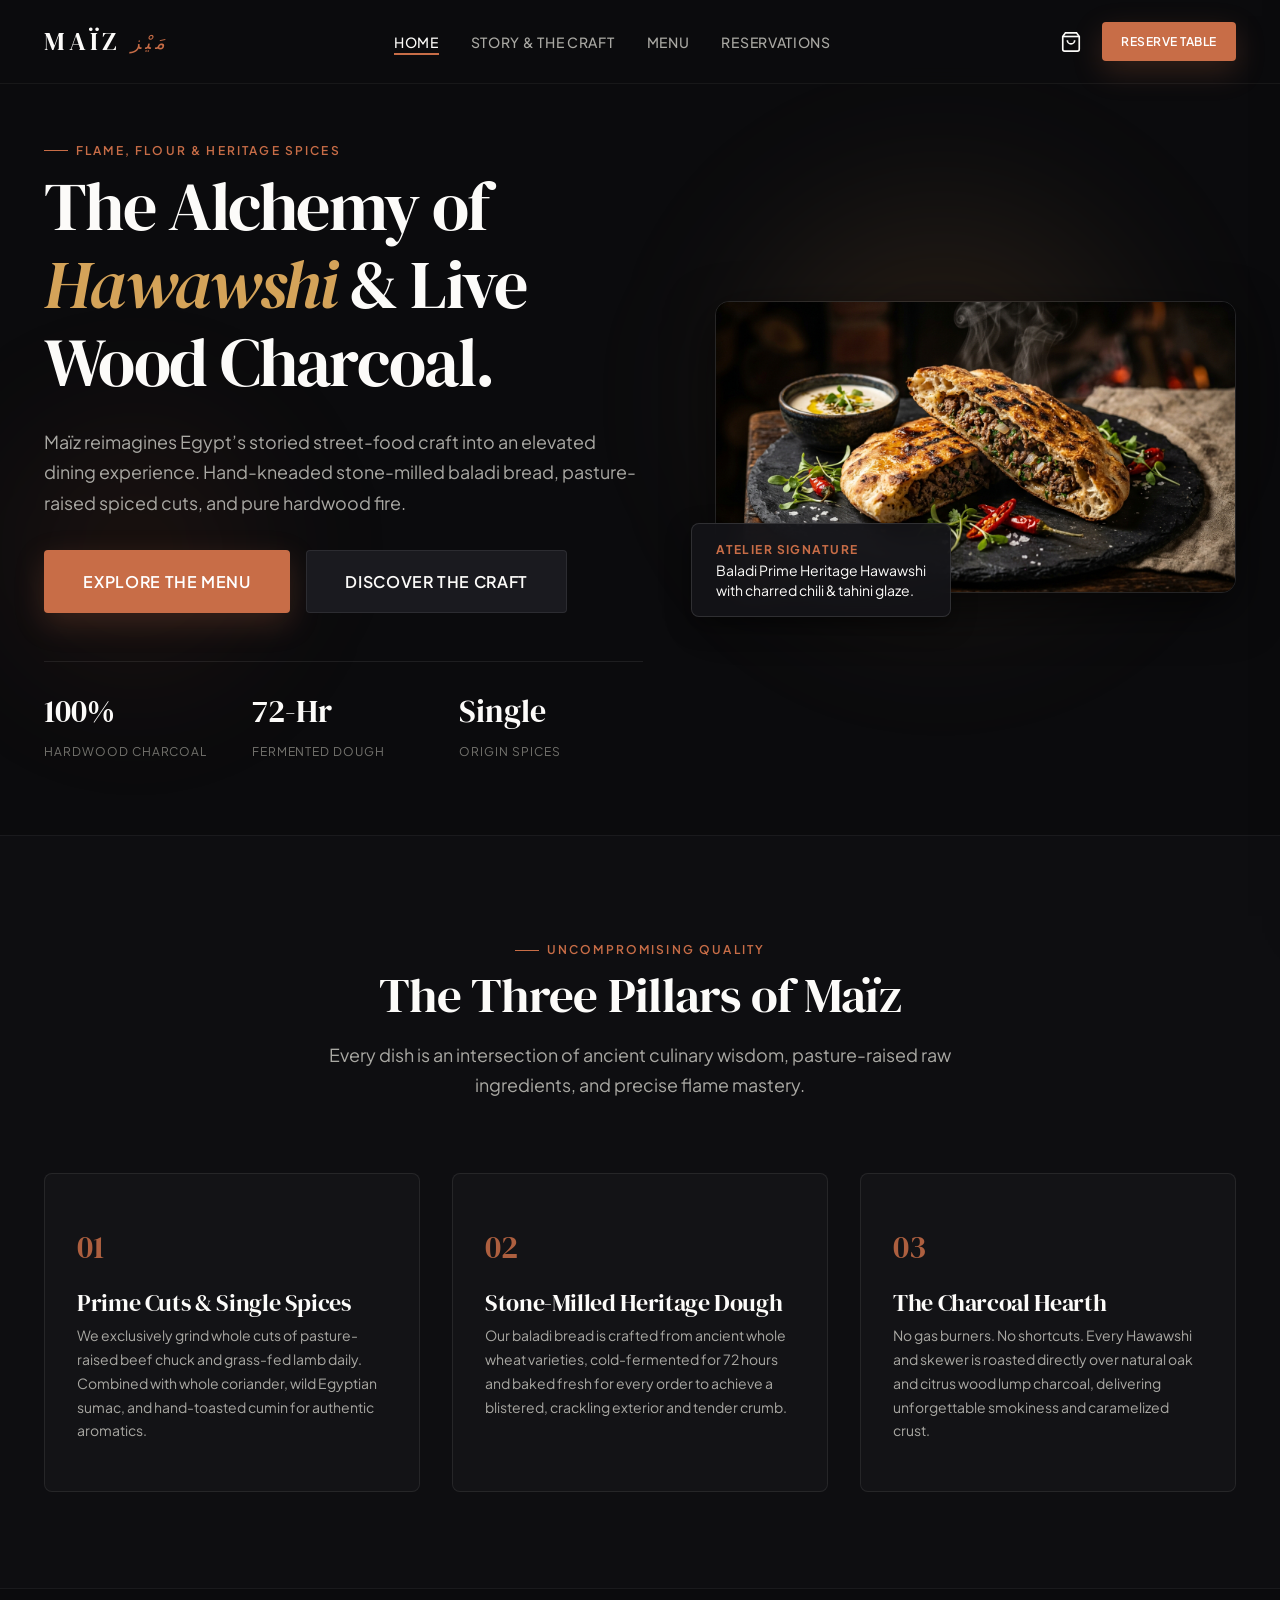
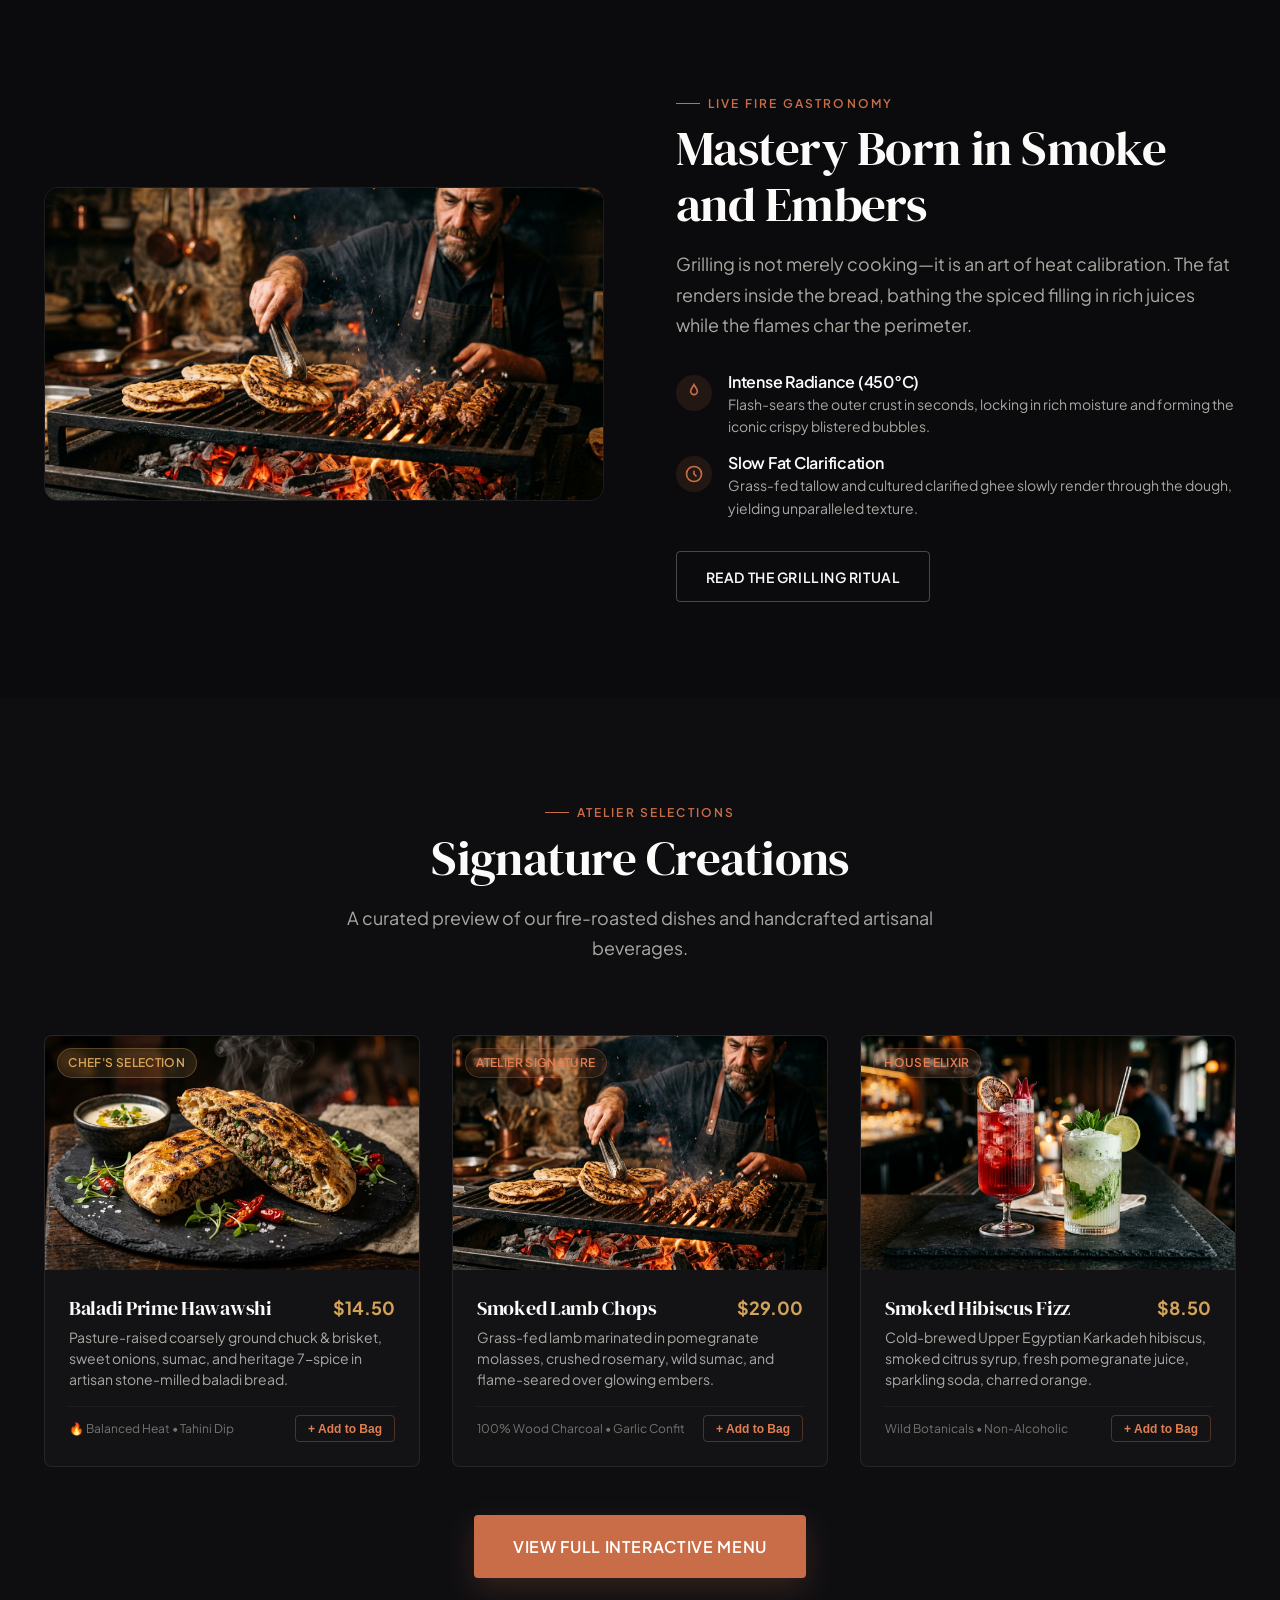
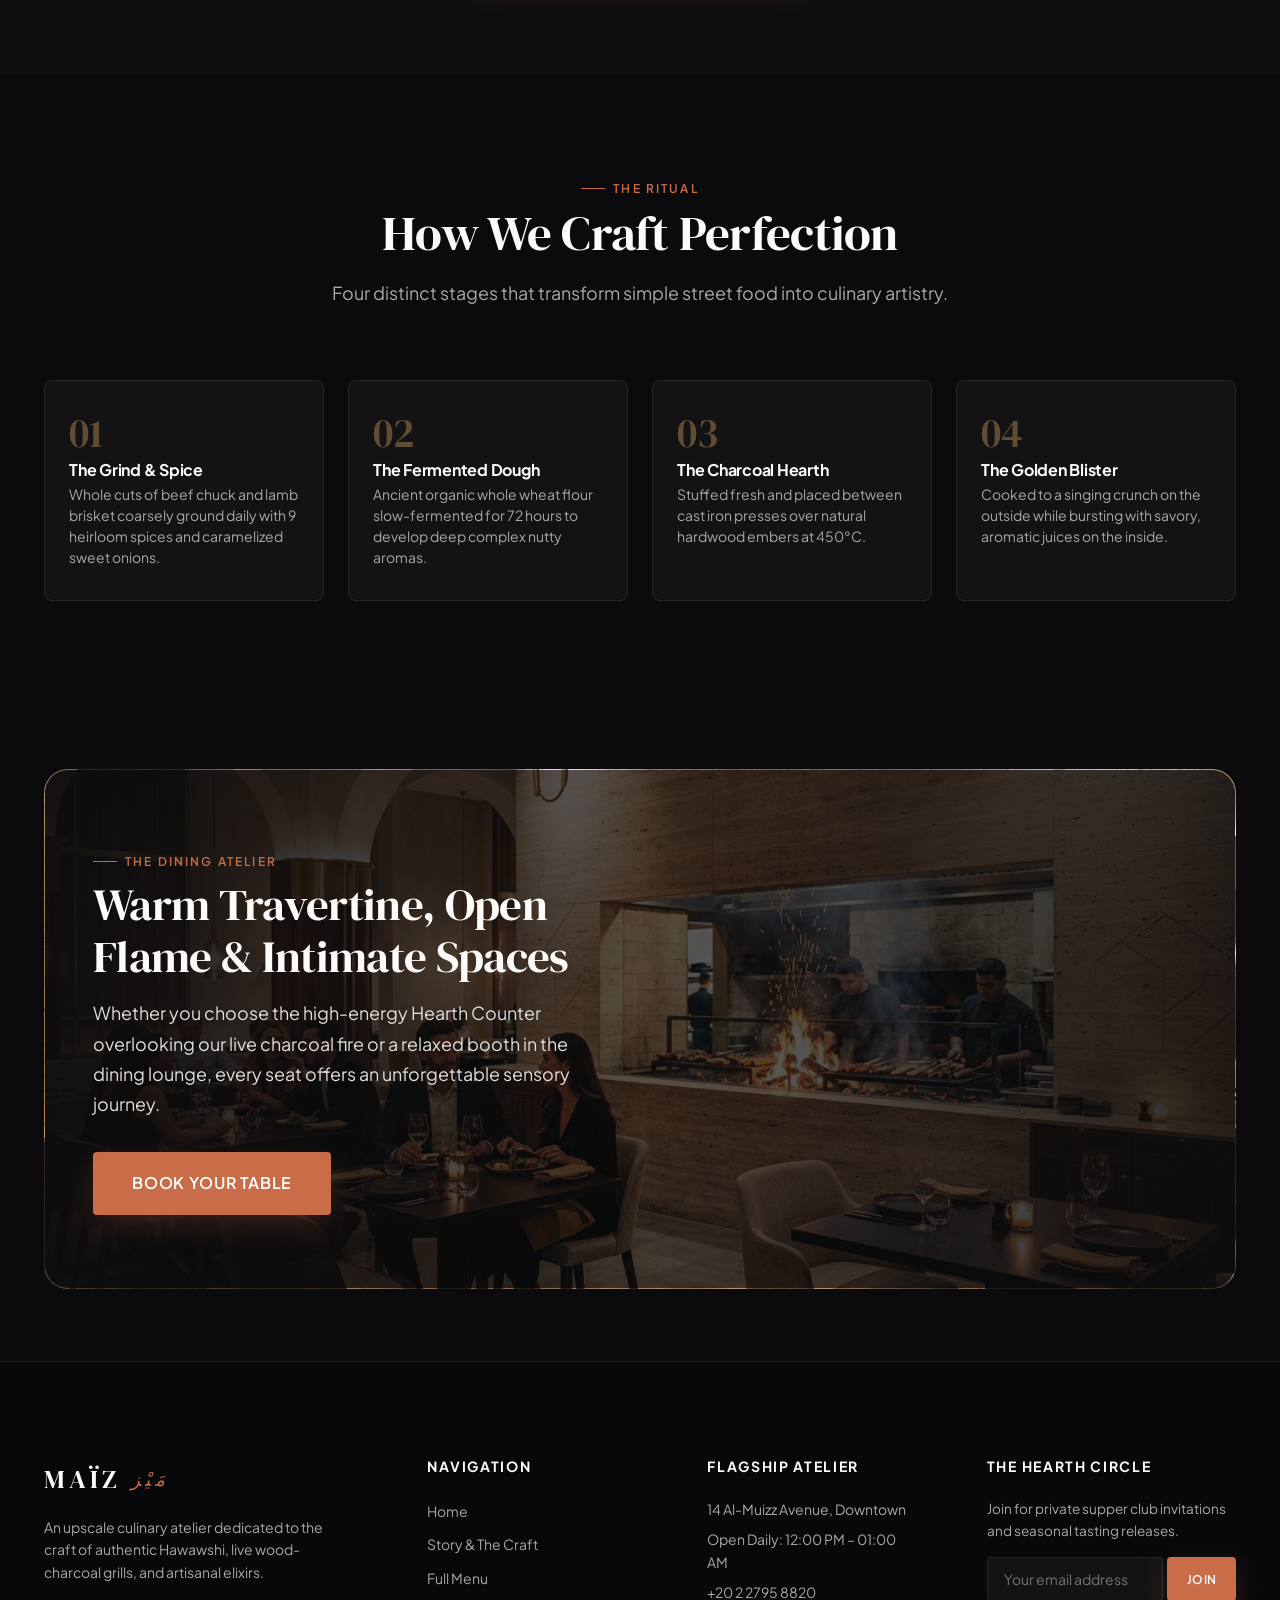
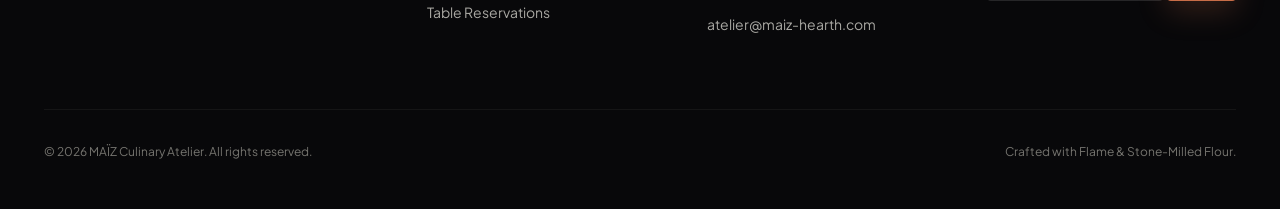
<file: index.html>
<!DOCTYPE html>
<html lang="en">
<head>
  <meta charset="UTF-8">
  <meta name="viewport" content="width=device-width, initial-scale=1.0">
  <title>MAÏZ | The Art of Hawawshi & Live Charcoal Hearth</title>
  <meta name="description" content="Maïz is an upscale culinary atelier elevating authentic Egyptian Hawawshi, wood-charcoal grills, and artisanal elixirs through prime ingredients and master flamecraft.">
  <meta name="keywords" content="Maiz restaurant, upscale hawawshi, gourmet street food, charcoal grill, Egyptian culinary craft, baladi bread, artisanal beverages">
  <meta property="og:title" content="MAÏZ | Upscale Hawawshi & Charcoal Hearth">
  <meta property="og:description" content="Authentic heritage recipes, stone-ground baladi flatbread, and prime spiced meats flame-baked over hardwood charcoal.">
  <meta property="og:image" content="assets/images/hero_hawawshi.jpg">

  <!-- Stylesheets -->
  <link rel="stylesheet" href="css/design-tokens.css">
  <link rel="stylesheet" href="css/styles.css">
</head>
<body>

  <!-- Site Navigation -->
  <header class="site-header" id="siteHeader">
    <div class="container nav-inner">
      <a href="index.html" class="brand-logo" aria-label="Maiz Home">
        <span>MAÏZ</span>
        <span class="logo-arabic">مَيْز</span>
      </a>

      <nav>
        <ul class="nav-links" id="navLinks">
          <li><a href="index.html" class="nav-link active">Home</a></li>
          <li><a href="story.html" class="nav-link">Story & The Craft</a></li>
          <li><a href="menu.html" class="nav-link">Menu</a></li>
          <li><a href="reserve.html" class="nav-link">Reservations</a></li>
        </ul>
      </nav>

      <div class="nav-actions">
        <button class="cart-toggle-btn" id="openBagBtn" aria-label="View Pick-up Bag">
          <svg width="22" height="22" viewBox="0 0 24 24" fill="none" stroke="currentColor" stroke-width="1.8">
            <path d="M6 2L3 6v14a2 2 0 002 2h14a2 2 0 002-2V6l-3-4z"/>
            <line x1="3" y1="6" x2="21" y2="6"/>
            <path d="M16 10a4 4 0 01-8 0"/>
          </svg>
          <span class="cart-count-badge" style="display:none;">0</span>
        </button>

        <a href="reserve.html" class="btn btn-primary btn-sm">Reserve Table</a>

        <button class="mobile-menu-toggle" aria-label="Toggle Navigation Menu">
          <svg width="24" height="24" viewBox="0 0 24 24" fill="none" stroke="currentColor" stroke-width="2">
            <path d="M4 8h16M4 16h16"/>
          </svg>
        </button>
      </div>
    </div>
  </header>

  <!-- Hero Section -->
  <main>
    <section class="hero-section">
      <div class="hero-ambient-glow"></div>
      <div class="hero-ambient-glow-2"></div>
      
      <div class="container hero-grid">
        <div class="hero-content">
          <span class="eyebrow">
            <span class="eyebrow-line"></span>
            Flame, Flour & Heritage Spices
          </span>
          <h1 class="hero-title">
            The Alchemy of <em>Hawawshi</em> & Live Wood Charcoal.
          </h1>
          <p class="lead">
            Maïz reimagines Egypt’s storied street-food craft into an elevated dining experience. Hand-kneaded stone-milled baladi bread, pasture-raised spiced cuts, and pure hardwood fire.
          </p>

          <div class="hero-cta-group">
            <a href="menu.html" class="btn btn-primary btn-lg">Explore The Menu</a>
            <a href="story.html" class="btn btn-secondary btn-lg">Discover The Craft</a>
          </div>

          <div class="hero-stats">
            <div class="hero-stat-item">
              <span class="stat-value">100%</span>
              <span class="stat-label">Hardwood Charcoal</span>
            </div>
            <div class="hero-stat-item">
              <span class="stat-value">72-Hr</span>
              <span class="stat-label">Fermented Dough</span>
            </div>
            <div class="hero-stat-item">
              <span class="stat-value">Single</span>
              <span class="stat-label">Origin Spices</span>
            </div>
          </div>
        </div>

        <div class="hero-media-wrapper">
          <div class="hero-image-frame">
            <img src="assets/images/hero_hawawshi.jpg" alt="Artisanal Baladi Hawawshi cut in half with steaming spiced beef and blistered crust on dark slate plate">
          </div>

          <div class="hero-floating-card">
            <div class="card-title">Atelier Signature</div>
            <p class="card-desc">Baladi Prime Heritage Hawawshi with charred chili & tahini glaze.</p>
          </div>
        </div>
      </div>
    </section>

    <!-- The 3 Pillars Section -->
    <section class="section" style="background: #0e0e11; border-top: 1px solid rgba(255,255,255,0.05); border-bottom: 1px solid rgba(255,255,255,0.05);">
      <div class="container">
        <div class="section-header text-center">
          <span class="eyebrow"><span class="eyebrow-line"></span> Uncompromising Quality</span>
          <h2>The Three Pillars of Maïz</h2>
          <p class="lead">Every dish is an intersection of ancient culinary wisdom, pasture-raised raw ingredients, and precise flame mastery.</p>
        </div>

        <div class="pillars-grid">
          <div class="pillar-card">
            <span class="pillar-num">01</span>
            <h3 class="pillar-title">Prime Cuts & Single Spices</h3>
            <p class="pillar-text">
              We exclusively grind whole cuts of pasture-raised beef chuck and grass-fed lamb daily. Combined with whole coriander, wild Egyptian sumac, and hand-toasted cumin for authentic aromatics.
            </p>
          </div>

          <div class="pillar-card">
            <span class="pillar-num">02</span>
            <h3 class="pillar-title">Stone-Milled Heritage Dough</h3>
            <p class="pillar-text">
              Our baladi bread is crafted from ancient whole wheat varieties, cold-fermented for 72 hours and baked fresh for every order to achieve a blistered, crackling exterior and tender crumb.
            </p>
          </div>

          <div class="pillar-card">
            <span class="pillar-num">03</span>
            <h3 class="pillar-title">The Charcoal Hearth</h3>
            <p class="pillar-text">
              No gas burners. No shortcuts. Every Hawawshi and skewer is roasted directly over natural oak and citrus wood lump charcoal, delivering unforgettable smokiness and caramelized crust.
            </p>
          </div>
        </div>
      </div>
    </section>

    <!-- Feature Showcase 1: The Hearth & Fire Craft -->
    <section class="section">
      <div class="container">
        <div class="feature-split">
          <div class="feature-image-container">
            <img src="assets/images/grill_fire.jpg" alt="Master chef tending to sizzling Hawawshi and skewers on iron charcoal hearth grate">
          </div>

          <div>
            <span class="eyebrow"><span class="eyebrow-line"></span> Live Fire Gastronomy</span>
            <h2>Mastery Born in Smoke and Embers</h2>
            <p class="lead">
              Grilling is not merely cooking—it is an art of heat calibration. The fat renders inside the bread, bathing the spiced filling in rich juices while the flames char the perimeter.
            </p>

            <ul class="feature-details-list">
              <li class="feature-detail-item">
                <div class="detail-icon">
                  <svg width="20" height="20" viewBox="0 0 24 24" fill="none" stroke="currentColor" stroke-width="2">
                    <path d="M12 2c1.5 3 4 5 4 8a4 4 0 11-8 0c0-3 2.5-5 4-8z"/>
                  </svg>
                </div>
                <div class="detail-content">
                  <h4>Intense Radiance (450°C)</h4>
                  <p>Flash-sears the outer crust in seconds, locking in rich moisture and forming the iconic crispy blistered bubbles.</p>
                </div>
              </li>

              <li class="feature-detail-item">
                <div class="detail-icon">
                  <svg width="20" height="20" viewBox="0 0 24 24" fill="none" stroke="currentColor" stroke-width="2">
                    <path d="M12 8v4l3 3m6-3a9 9 0 11-18 0 9 9 0 0118 0z"/>
                  </svg>
                </div>
                <div class="detail-content">
                  <h4>Slow Fat Clarification</h4>
                  <p>Grass-fed tallow and cultured clarified ghee slowly render through the dough, yielding unparalleled texture.</p>
                </div>
              </li>
            </ul>

            <div style="margin-top: 2rem;">
              <a href="story.html" class="btn btn-outline">Read The Grilling Ritual</a>
            </div>
          </div>
        </div>
      </div>
    </section>

    <!-- Featured Menu Preview -->
    <section class="section" style="background: #0e0e11;">
      <div class="container">
        <div class="section-header text-center">
          <span class="eyebrow"><span class="eyebrow-line"></span> Atelier Selections</span>
          <h2>Signature Creations</h2>
          <p class="lead">A curated preview of our fire-roasted dishes and handcrafted artisanal beverages.</p>
        </div>

        <div class="dishes-showcase-grid">
          <!-- Dish 1 -->
          <div class="dish-card">
            <div class="dish-image-wrapper">
              <span class="dish-tag-badge badge badge-gold">Chef's Selection</span>
              <img src="assets/images/hero_hawawshi.jpg" alt="Baladi Prime Heritage Hawawshi">
            </div>
            <div class="dish-card-body">
              <div class="dish-card-header">
                <h4 class="dish-card-title">Baladi Prime Hawawshi</h4>
                <span class="dish-price">$14.50</span>
              </div>
              <p class="dish-card-desc">Pasture-raised coarsely ground chuck & brisket, sweet onions, sumac, and heritage 7-spice in artisan stone-milled baladi bread.</p>
              <div class="dish-card-footer">
                <span class="dish-notes">🔥 Balanced Heat • Tahini Dip</span>
                <button class="btn-add-quick" onclick="MaizBag.addItem('haw-classic', 1)">+ Add to Bag</button>
              </div>
            </div>
          </div>

          <!-- Dish 2 -->
          <div class="dish-card">
            <div class="dish-image-wrapper">
              <span class="dish-tag-badge badge badge-ember">Atelier Signature</span>
              <img src="assets/images/grill_fire.jpg" alt="Charcoal Smoked Lamb Chops">
            </div>
            <div class="dish-card-body">
              <div class="dish-card-header">
                <h4 class="dish-card-title">Smoked Lamb Chops</h4>
                <span class="dish-price">$29.00</span>
              </div>
              <p class="dish-card-desc">Grass-fed lamb marinated in pomegranate molasses, crushed rosemary, wild sumac, and flame-seared over glowing embers.</p>
              <div class="dish-card-footer">
                <span class="dish-notes">100% Wood Charcoal • Garlic Confit</span>
                <button class="btn-add-quick" onclick="MaizBag.addItem('grill-chops', 1)">+ Add to Bag</button>
              </div>
            </div>
          </div>

          <!-- Dish 3 -->
          <div class="dish-card">
            <div class="dish-image-wrapper">
              <span class="dish-tag-badge badge badge-ember">House Elixir</span>
              <img src="assets/images/craft_beverage.jpg" alt="Smoked Hibiscus & Pomegranate Fizz">
            </div>
            <div class="dish-card-body">
              <div class="dish-card-header">
                <h4 class="dish-card-title">Smoked Hibiscus Fizz</h4>
                <span class="dish-price">$8.50</span>
              </div>
              <p class="dish-card-desc">Cold-brewed Upper Egyptian Karkadeh hibiscus, smoked citrus syrup, fresh pomegranate juice, sparkling soda, charred orange.</p>
              <div class="dish-card-footer">
                <span class="dish-notes">Wild Botanicals • Non-Alcoholic</span>
                <button class="btn-add-quick" onclick="MaizBag.addItem('bev-hibiscus', 1)">+ Add to Bag</button>
              </div>
            </div>
          </div>
        </div>

        <div style="text-align:center; margin-top: 3rem;">
          <a href="menu.html" class="btn btn-primary btn-lg">View Full Interactive Menu</a>
        </div>
      </div>
    </section>

    <!-- The 4-Step Craft Timeline -->
    <section class="section">
      <div class="container">
        <div class="section-header text-center">
          <span class="eyebrow"><span class="eyebrow-line"></span> The Ritual</span>
          <h2>How We Craft Perfection</h2>
          <p class="lead">Four distinct stages that transform simple street food into culinary artistry.</p>
        </div>

        <div class="craft-timeline">
          <div class="craft-step-card">
            <div class="craft-step-number">01</div>
            <h4 class="craft-step-title">The Grind & Spice</h4>
            <p class="craft-step-desc">Whole cuts of beef chuck and lamb brisket coarsely ground daily with 9 heirloom spices and caramelized sweet onions.</p>
          </div>

          <div class="craft-step-card">
            <div class="craft-step-number">02</div>
            <h4 class="craft-step-title">The Fermented Dough</h4>
            <p class="craft-step-desc">Ancient organic whole wheat flour slow-fermented for 72 hours to develop deep complex nutty aromas.</p>
          </div>

          <div class="craft-step-card">
            <div class="craft-step-number">03</div>
            <h4 class="craft-step-title">The Charcoal Hearth</h4>
            <p class="craft-step-desc">Stuffed fresh and placed between cast iron presses over natural hardwood embers at 450°C.</p>
          </div>

          <div class="craft-step-card">
            <div class="craft-step-number">04</div>
            <h4 class="craft-step-title">The Golden Blister</h4>
            <p class="craft-step-desc">Cooked to a singing crunch on the outside while bursting with savory, aromatic juices on the inside.</p>
          </div>
        </div>
      </div>
    </section>

    <!-- Dining Space & Atmosphere Banner -->
    <section class="container">
      <div class="atmosphere-banner" style="background-image: url('assets/images/dining_space.jpg');">
        <div class="atmosphere-overlay"></div>
        <div class="atmosphere-content">
          <span class="eyebrow"><span class="eyebrow-line"></span> The Dining Atelier</span>
          <h2 style="font-size: clamp(2rem, 3.5vw, 3rem); margin-bottom: 1rem;">Warm Travertine, Open Flame & Intimate Spaces</h2>
          <p class="lead" style="color: #e0ded9; margin-bottom: 2rem;">
            Whether you choose the high-energy Hearth Counter overlooking our live charcoal fire or a relaxed booth in the dining lounge, every seat offers an unforgettable sensory journey.
          </p>
          <a href="reserve.html" class="btn btn-primary btn-lg">Book Your Table</a>
        </div>
      </div>
    </section>
  </main>

  <!-- Universal Order Drawer -->
  <div class="drawer-backdrop" id="drawerBackdrop"></div>
  <aside class="side-drawer" id="bagDrawer" aria-label="Pick-up Order Drawer">
    <div class="drawer-header">
      <h3 class="drawer-title">Your Pick-up Bag</h3>
      <button class="drawer-close" id="closeBagDrawer" aria-label="Close Bag Drawer">&times;</button>
    </div>
    <div class="drawer-body" id="bagItemsList">
      <!-- Items dynamically rendered -->
    </div>
    <div class="drawer-footer">
      <div style="display:flex; justify-content:space-between; align-items:center; margin-bottom:1rem;">
        <span style="font-size:0.9rem; color:var(--color-text-secondary);">Subtotal:</span>
        <span id="bagSubtotal" style="font-family:var(--font-serif-display); font-size:1.35rem; color:var(--color-gold-accent);">$0.00</span>
      </div>
      <button class="btn btn-primary" id="bagCheckoutBtn" style="width:100%;">Prepare for Pick-up</button>
    </div>
  </aside>

  <!-- Site Footer -->
  <footer class="site-footer">
    <div class="container">
      <div class="footer-grid">
        <div class="footer-brand">
          <a href="index.html" class="brand-logo">
            <span>MAÏZ</span>
            <span class="logo-arabic">مَيْز</span>
          </a>
          <p>An upscale culinary atelier dedicated to the craft of authentic Hawawshi, live wood-charcoal grills, and artisanal elixirs.</p>
        </div>

        <div>
          <h4 class="footer-heading">Navigation</h4>
          <ul class="footer-links">
            <li><a href="index.html">Home</a></li>
            <li><a href="story.html">Story & The Craft</a></li>
            <li><a href="menu.html">Full Menu</a></li>
            <li><a href="reserve.html">Table Reservations</a></li>
          </ul>
        </div>

        <div>
          <h4 class="footer-heading">Flagship Atelier</h4>
          <ul class="footer-links">
            <li style="color:var(--color-text-secondary); font-size:0.875rem;">14 Al-Muizz Avenue, Downtown</li>
            <li style="color:var(--color-text-secondary); font-size:0.875rem;">Open Daily: 12:00 PM – 01:00 AM</li>
            <li style="color:var(--color-text-secondary); font-size:0.875rem;">+20 2 2795 8820</li>
            <li><a href="mailto:atelier@maiz-hearth.com">atelier@maiz-hearth.com</a></li>
          </ul>
        </div>

        <div>
          <h4 class="footer-heading">The Hearth Circle</h4>
          <p style="font-size:0.85rem; color:var(--color-text-secondary); margin-bottom:0.75rem;">Join for private supper club invitations and seasonal tasting releases.</p>
          <form class="newsletter-form">
            <input type="email" class="form-input" placeholder="Your email address" required aria-label="Email Address">
            <button type="submit" class="btn btn-primary btn-sm">Join</button>
          </form>
        </div>
      </div>

      <div class="footer-bottom">
        <span>&copy; 2026 MAÏZ Culinary Atelier. All rights reserved.</span>
        <span>Crafted with Flame & Stone-Milled Flour.</span>
      </div>
    </div>
  </footer>

  <!-- Scripts -->
  <script src="js/data/menu-items.js"></script>
  <script src="js/app.js"></script>
</body>
</html>
</file>
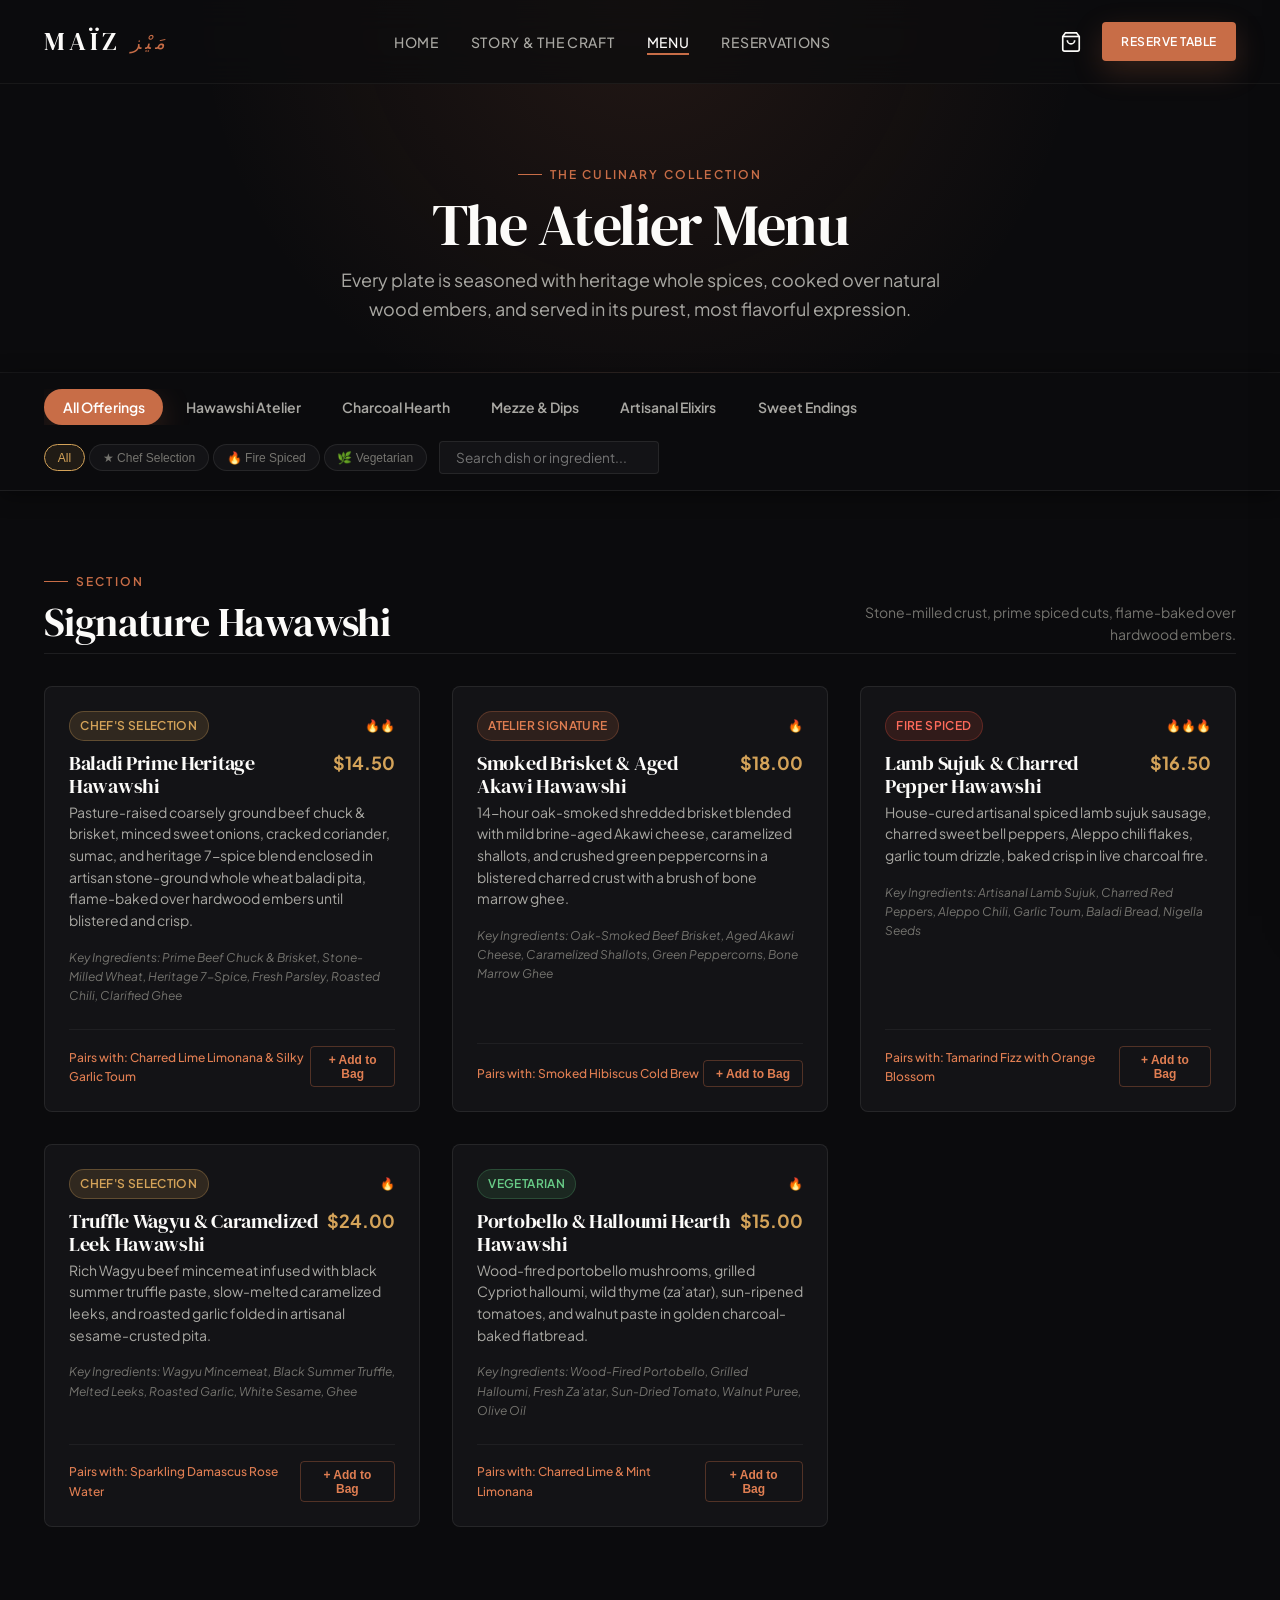
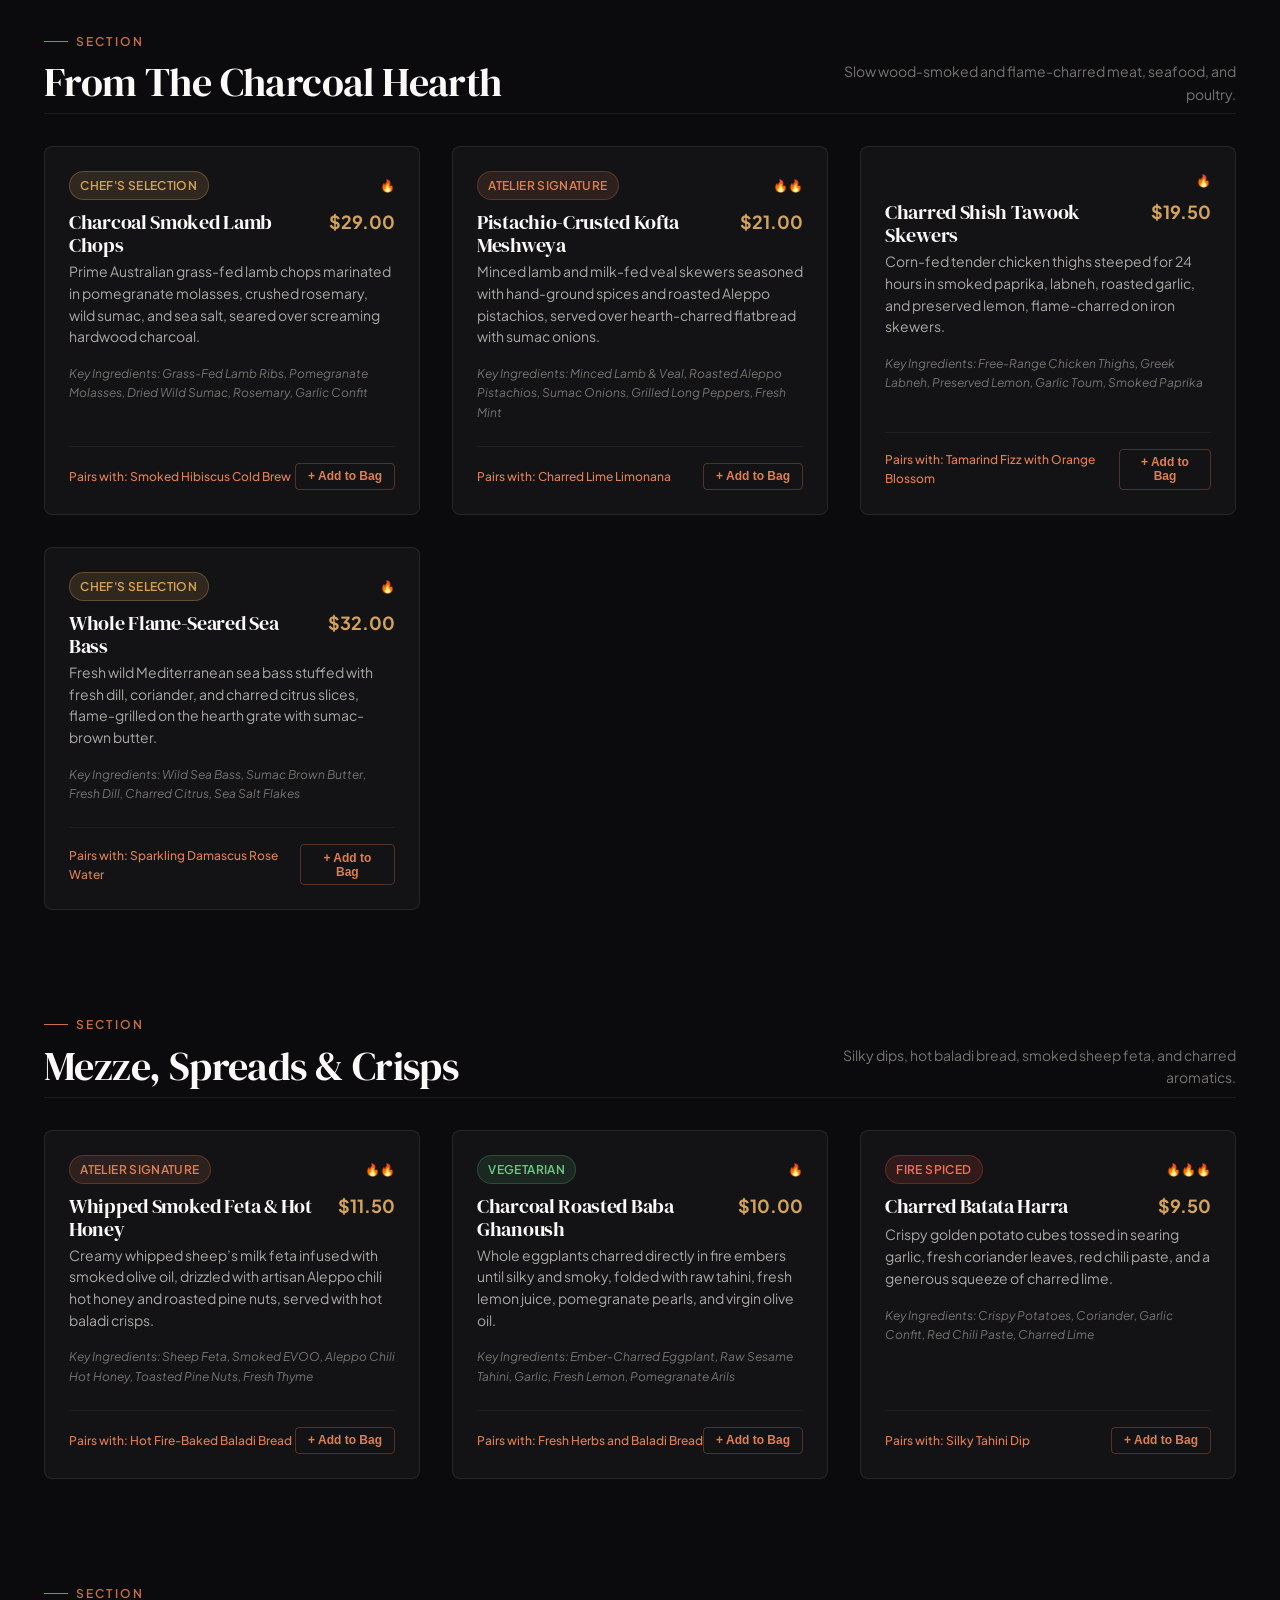
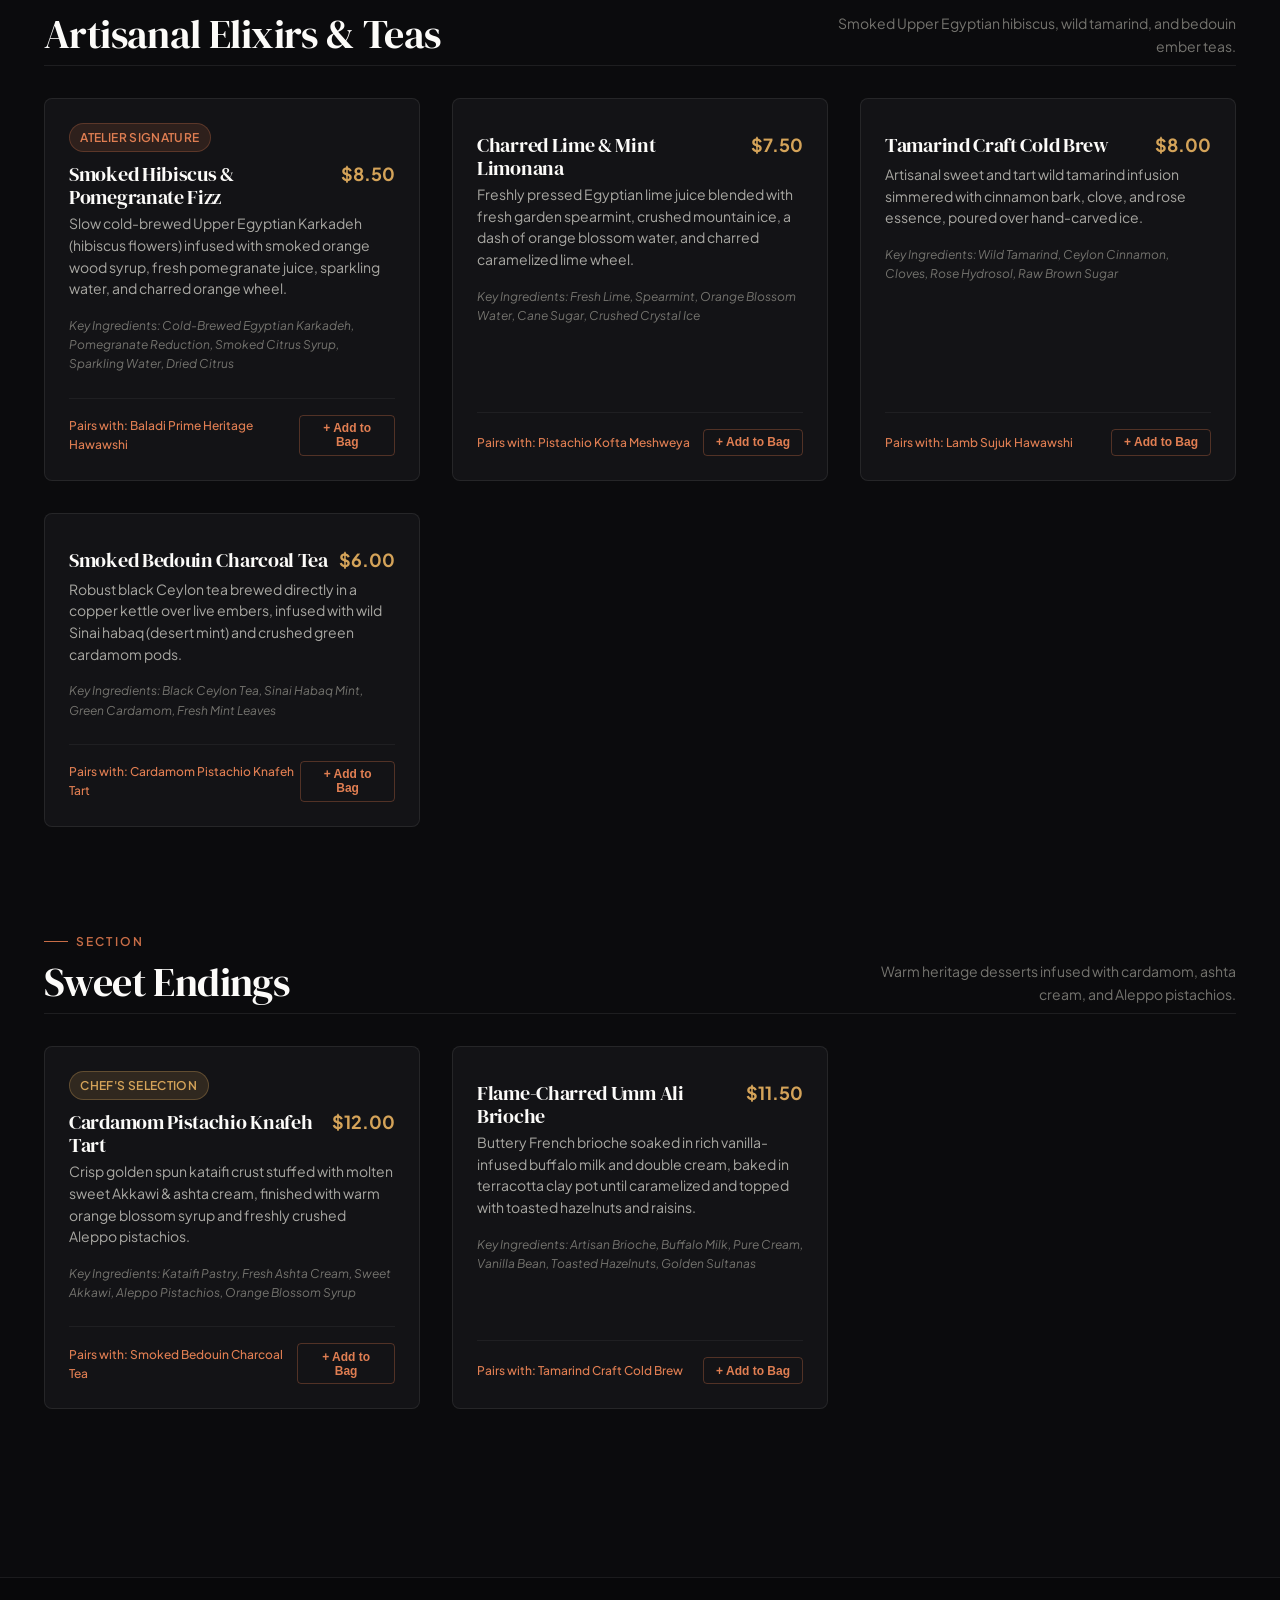
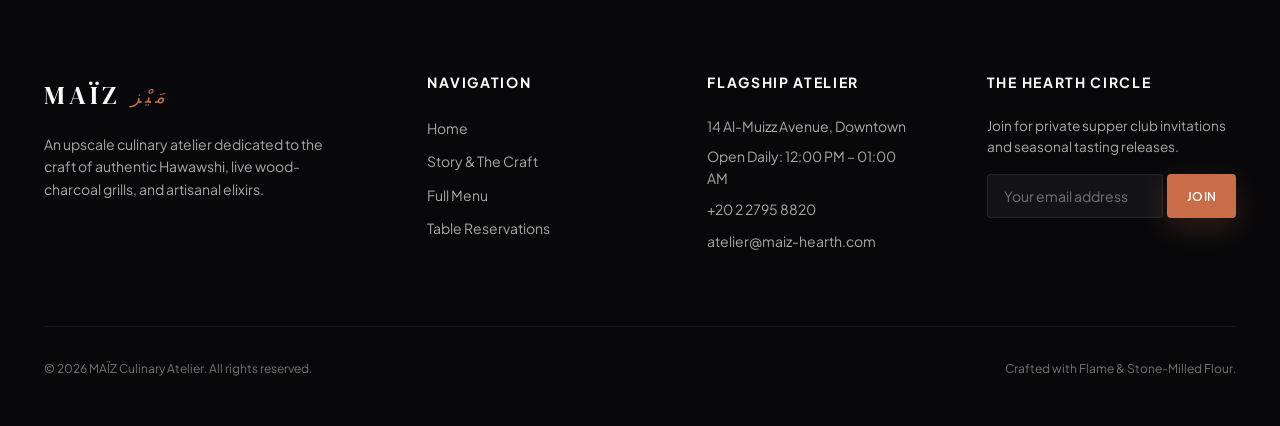
<file: menu.html>
<!DOCTYPE html>
<html lang="en">
<head>
  <meta charset="UTF-8">
  <meta name="viewport" content="width=device-width, initial-scale=1.0">
  <title>Menu | MAÏZ - Hawawshi, Charcoal Hearth & Artisanal Elixirs</title>
  <meta name="description" content="Explore the full menu of Maïz: Heritage Baladi Hawawshi, live charcoal grilled meats, silky mezze, and botanical elixirs.">
  
  <!-- Stylesheets -->
  <link rel="stylesheet" href="css/design-tokens.css">
  <link rel="stylesheet" href="css/styles.css">
  <link rel="stylesheet" href="css/menu.css">
</head>
<body>

  <!-- Site Navigation -->
  <header class="site-header" id="siteHeader">
    <div class="container nav-inner">
      <a href="index.html" class="brand-logo" aria-label="Maiz Home">
        <span>MAÏZ</span>
        <span class="logo-arabic">مَيْز</span>
      </a>

      <nav>
        <ul class="nav-links" id="navLinks">
          <li><a href="index.html" class="nav-link">Home</a></li>
          <li><a href="story.html" class="nav-link">Story & The Craft</a></li>
          <li><a href="menu.html" class="nav-link active">Menu</a></li>
          <li><a href="reserve.html" class="nav-link">Reservations</a></li>
        </ul>
      </nav>

      <div class="nav-actions">
        <button class="cart-toggle-btn" id="openBagBtn" aria-label="View Pick-up Bag">
          <svg width="22" height="22" viewBox="0 0 24 24" fill="none" stroke="currentColor" stroke-width="1.8">
            <path d="M6 2L3 6v14a2 2 0 002 2h14a2 2 0 002-2V6l-3-4z"/>
            <line x1="3" y1="6" x2="21" y2="6"/>
            <path d="M16 10a4 4 0 01-8 0"/>
          </svg>
          <span class="cart-count-badge" style="display:none;">0</span>
        </button>

        <a href="reserve.html" class="btn btn-primary btn-sm">Reserve Table</a>

        <button class="mobile-menu-toggle" aria-label="Toggle Navigation Menu">
          <svg width="24" height="24" viewBox="0 0 24 24" fill="none" stroke="currentColor" stroke-width="2">
            <path d="M4 8h16M4 16h16"/>
          </svg>
        </button>
      </div>
    </div>
  </header>

  <main>
    <!-- Page Hero Header -->
    <section class="page-hero">
      <div class="container">
        <span class="eyebrow"><span class="eyebrow-line"></span> The Culinary Collection</span>
        <h1 class="page-hero-title">The Atelier Menu</h1>
        <p class="page-hero-subtitle">
          Every plate is seasoned with heritage whole spices, cooked over natural wood embers, and served in its purest, most flavorful expression.
        </p>
      </div>
    </section>

    <!-- Sticky Category & Dietary Filter Controls -->
    <div class="menu-controls-wrapper">
      <div class="container">
        <div class="menu-controls-inner">
          <!-- Category Tabs -->
          <ul class="category-nav-list" role="tablist">
            <li><button class="category-btn active" data-category="all">All Offerings</button></li>
            <li><button class="category-btn" data-category="hawawshi">Hawawshi Atelier</button></li>
            <li><button class="category-btn" data-category="hearth">Charcoal Hearth</button></li>
            <li><button class="category-btn" data-category="mezze">Mezze & Dips</button></li>
            <li><button class="category-btn" data-category="elixirs">Artisanal Elixirs</button></li>
            <li><button class="category-btn" data-category="sweets">Sweet Endings</button></li>
          </ul>

          <!-- Dietary & Search Row -->
          <div style="display:flex; align-items:center; gap:12px; flex-wrap:wrap;">
            <div class="dietary-filters">
              <button class="filter-pill active" data-diet="all">All</button>
              <button class="filter-pill" data-diet="chef">★ Chef Selection</button>
              <button class="filter-pill" data-diet="spicy">🔥 Fire Spiced</button>
              <button class="filter-pill" data-diet="veg">🌿 Vegetarian</button>
            </div>

            <div style="position:relative;">
              <input type="text" id="menuSearchInput" class="form-input" placeholder="Search dish or ingredient..." style="padding:0.45rem 1rem; font-size:0.85rem; width:220px;" aria-label="Search Menu">
            </div>
          </div>
        </div>
      </div>
    </div>

    <!-- Dynamic Menu Container -->
    <section class="menu-section-container">
      <div class="container" id="menuContainer">
        <!-- Rendered by js/menu.js -->
      </div>
    </section>
  </main>

  <!-- Universal Order Drawer -->
  <div class="drawer-backdrop" id="drawerBackdrop"></div>
  <aside class="side-drawer" id="bagDrawer" aria-label="Pick-up Order Drawer">
    <div class="drawer-header">
      <h3 class="drawer-title">Your Pick-up Bag</h3>
      <button class="drawer-close" id="closeBagDrawer" aria-label="Close Bag Drawer">&times;</button>
    </div>
    <div class="drawer-body" id="bagItemsList">
      <!-- Items dynamically rendered -->
    </div>
    <div class="drawer-footer">
      <div style="display:flex; justify-content:space-between; align-items:center; margin-bottom:1rem;">
        <span style="font-size:0.9rem; color:var(--color-text-secondary);">Subtotal:</span>
        <span id="bagSubtotal" style="font-family:var(--font-serif-display); font-size:1.35rem; color:var(--color-gold-accent);">$0.00</span>
      </div>
      <button class="btn btn-primary" id="bagCheckoutBtn" style="width:100%;">Prepare for Pick-up</button>
    </div>
  </aside>

  <!-- Site Footer -->
  <footer class="site-footer">
    <div class="container">
      <div class="footer-grid">
        <div class="footer-brand">
          <a href="index.html" class="brand-logo">
            <span>MAÏZ</span>
            <span class="logo-arabic">مَيْز</span>
          </a>
          <p>An upscale culinary atelier dedicated to the craft of authentic Hawawshi, live wood-charcoal grills, and artisanal elixirs.</p>
        </div>

        <div>
          <h4 class="footer-heading">Navigation</h4>
          <ul class="footer-links">
            <li><a href="index.html">Home</a></li>
            <li><a href="story.html">Story & The Craft</a></li>
            <li><a href="menu.html">Full Menu</a></li>
            <li><a href="reserve.html">Table Reservations</a></li>
          </ul>
        </div>

        <div>
          <h4 class="footer-heading">Flagship Atelier</h4>
          <ul class="footer-links">
            <li style="color:var(--color-text-secondary); font-size:0.875rem;">14 Al-Muizz Avenue, Downtown</li>
            <li style="color:var(--color-text-secondary); font-size:0.875rem;">Open Daily: 12:00 PM – 01:00 AM</li>
            <li style="color:var(--color-text-secondary); font-size:0.875rem;">+20 2 2795 8820</li>
            <li><a href="mailto:atelier@maiz-hearth.com">atelier@maiz-hearth.com</a></li>
          </ul>
        </div>

        <div>
          <h4 class="footer-heading">The Hearth Circle</h4>
          <p style="font-size:0.85rem; color:var(--color-text-secondary); margin-bottom:0.75rem;">Join for private supper club invitations and seasonal tasting releases.</p>
          <form class="newsletter-form">
            <input type="email" class="form-input" placeholder="Your email address" required aria-label="Email Address">
            <button type="submit" class="btn btn-primary btn-sm">Join</button>
          </form>
        </div>
      </div>

      <div class="footer-bottom">
        <span>&copy; 2026 MAÏZ Culinary Atelier. All rights reserved.</span>
        <span>Crafted with Flame & Stone-Milled Flour.</span>
      </div>
    </div>
  </footer>

  <!-- Scripts -->
  <script src="js/data/menu-items.js"></script>
  <script src="js/app.js"></script>
  <script src="js/menu.js"></script>
</body>
</html>
</file>
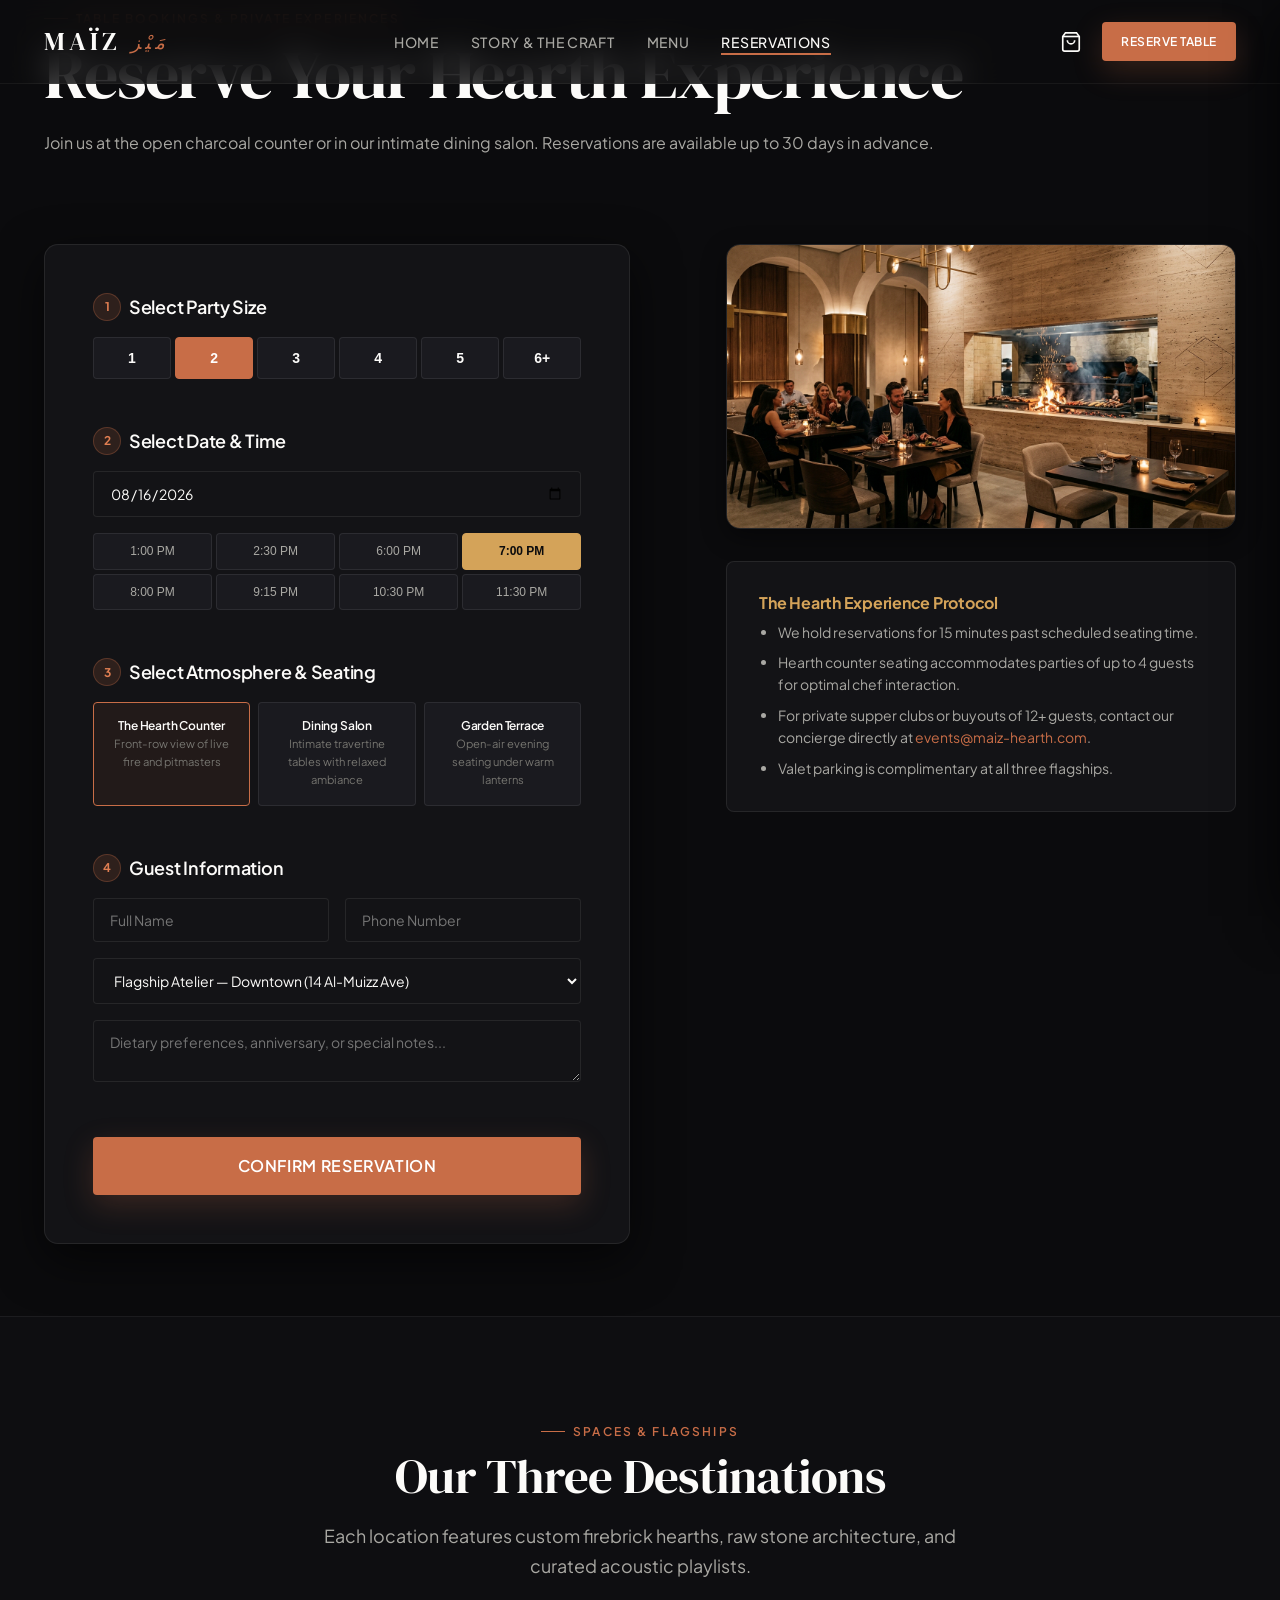
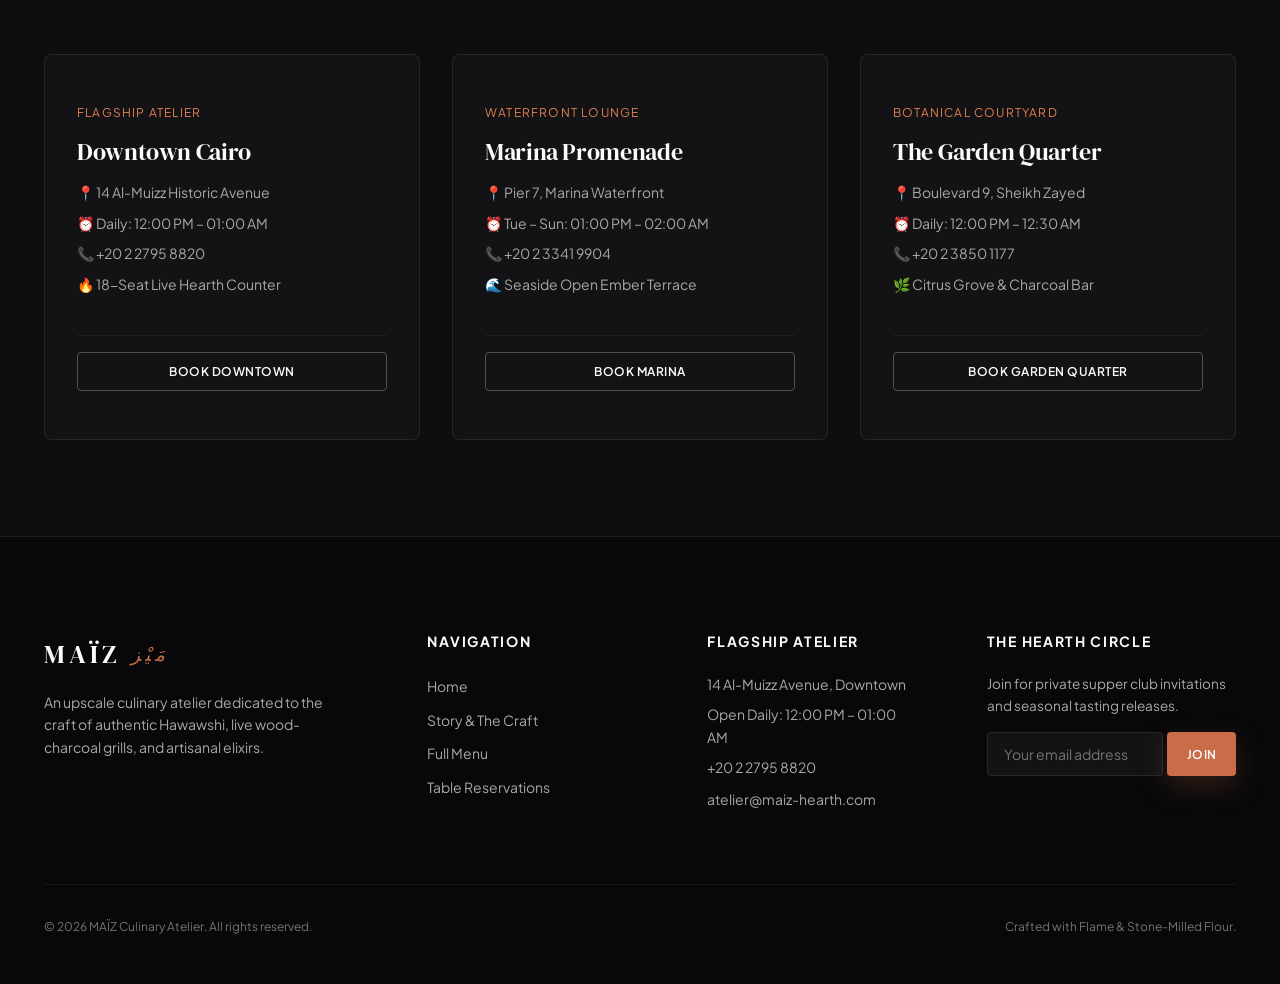
<file: reserve.html>
<!DOCTYPE html>
<html lang="en">
<head>
  <meta charset="UTF-8">
  <meta name="viewport" content="width=device-width, initial-scale=1.0">
  <title>Reservations & Flagships | MAÏZ</title>
  <meta name="description" content="Reserve a table at Maïz. Experience the live charcoal hearth counter or relaxed dining atelier in Downtown, Marina, or Garden Quarter.">
  
  <!-- Stylesheets -->
  <link rel="stylesheet" href="css/design-tokens.css">
  <link rel="stylesheet" href="css/styles.css">
  <link rel="stylesheet" href="css/reserve.css">
</head>
<body>

  <!-- Site Navigation -->
  <header class="site-header" id="siteHeader">
    <div class="container nav-inner">
      <a href="index.html" class="brand-logo" aria-label="Maiz Home">
        <span>MAÏZ</span>
        <span class="logo-arabic">مَيْز</span>
      </a>

      <nav>
        <ul class="nav-links" id="navLinks">
          <li><a href="index.html" class="nav-link">Home</a></li>
          <li><a href="story.html" class="nav-link">Story & The Craft</a></li>
          <li><a href="menu.html" class="nav-link">Menu</a></li>
          <li><a href="reserve.html" class="nav-link active">Reservations</a></li>
        </ul>
      </nav>

      <div class="nav-actions">
        <button class="cart-toggle-btn" id="openBagBtn" aria-label="View Pick-up Bag">
          <svg width="22" height="22" viewBox="0 0 24 24" fill="none" stroke="currentColor" stroke-width="1.8">
            <path d="M6 2L3 6v14a2 2 0 002 2h14a2 2 0 002-2V6l-3-4z"/>
            <line x1="3" y1="6" x2="21" y2="6"/>
            <path d="M16 10a4 4 0 01-8 0"/>
          </svg>
          <span class="cart-count-badge" style="display:none;">0</span>
        </button>

        <a href="reserve.html" class="btn btn-primary btn-sm">Reserve Table</a>

        <button class="mobile-menu-toggle" aria-label="Toggle Navigation Menu">
          <svg width="24" height="24" viewBox="0 0 24 24" fill="none" stroke="currentColor" stroke-width="2">
            <path d="M4 8h16M4 16h16"/>
          </svg>
        </button>
      </div>
    </div>
  </header>

  <main>
    <!-- Page Hero Header -->
    <section class="page-hero">
      <div class="container">
        <span class="eyebrow"><span class="eyebrow-line"></span> Table Bookings & Private Experiences</span>
        <h1 class="page-hero-title">Reserve Your Hearth Experience</h1>
        <p class="page-hero-subtitle">
          Join us at the open charcoal counter or in our intimate dining salon. Reservations are available up to 30 days in advance.
        </p>
      </div>
    </section>

    <!-- Booking Form & Info Section -->
    <section class="container">
      <div class="booking-layout-grid">
        <!-- Interactive Booking Engine Card -->
        <div class="booking-card">
          <form id="reservationForm">
            <!-- Step 1: Guests -->
            <div class="booking-step">
              <div class="booking-step-header">
                <span class="step-num-badge">1</span>
                <h3 class="step-title">Select Party Size</h3>
              </div>
              <div class="guest-picker-grid">
                <button type="button" class="guest-btn" data-guests="1">1</button>
                <button type="button" class="guest-btn active" data-guests="2">2</button>
                <button type="button" class="guest-btn" data-guests="3">3</button>
                <button type="button" class="guest-btn" data-guests="4">4</button>
                <button type="button" class="guest-btn" data-guests="5">5</button>
                <button type="button" class="guest-btn" data-guests="6">6+</button>
              </div>
            </div>

            <!-- Step 2: Date & Time -->
            <div class="booking-step">
              <div class="booking-step-header">
                <span class="step-num-badge">2</span>
                <h3 class="step-title">Select Date & Time</h3>
              </div>
              <div style="margin-bottom: var(--space-md);">
                <input type="date" id="bookDate" class="form-input" value="2026-08-16" required aria-label="Reservation Date">
              </div>
              <div class="timeslot-grid">
                <button type="button" class="time-slot-btn" data-time="13:00">1:00 PM</button>
                <button type="button" class="time-slot-btn" data-time="14:30">2:30 PM</button>
                <button type="button" class="time-slot-btn" data-time="18:00">6:00 PM</button>
                <button type="button" class="time-slot-btn active" data-time="19:00">7:00 PM</button>
                <button type="button" class="time-slot-btn" data-time="20:00">8:00 PM</button>
                <button type="button" class="time-slot-btn" data-time="21:15">9:15 PM</button>
                <button type="button" class="time-slot-btn" data-time="22:30">10:30 PM</button>
                <button type="button" class="time-slot-btn" data-time="23:30">11:30 PM</button>
              </div>
            </div>

            <!-- Step 3: Seating Preference -->
            <div class="booking-step">
              <div class="booking-step-header">
                <span class="step-num-badge">3</span>
                <h3 class="step-title">Select Atmosphere & Seating</h3>
              </div>
              <div class="seating-options-grid">
                <div class="seating-card-option active" data-seating="hearth">
                  <h6>The Hearth Counter</h6>
                  <p>Front-row view of live fire and pitmasters</p>
                </div>
                <div class="seating-card-option" data-seating="dining">
                  <h6>Dining Salon</h6>
                  <p>Intimate travertine tables with relaxed ambiance</p>
                </div>
                <div class="seating-card-option" data-seating="terrace">
                  <h6>Garden Terrace</h6>
                  <p>Open-air evening seating under warm lanterns</p>
                </div>
              </div>
            </div>

            <!-- Step 4: Contact & Details -->
            <div class="booking-step">
              <div class="booking-step-header">
                <span class="step-num-badge">4</span>
                <h3 class="step-title">Guest Information</h3>
              </div>
              <div style="display:grid; grid-template-columns: 1fr 1fr; gap:var(--space-md); margin-bottom:var(--space-md);">
                <input type="text" id="bookName" class="form-input" placeholder="Full Name" required aria-label="Full Name">
                <input type="tel" id="bookPhone" class="form-input" placeholder="Phone Number" required aria-label="Phone Number">
              </div>
              <div style="margin-bottom:var(--space-md);">
                <select id="bookLocation" class="form-input" aria-label="Select Location">
                  <option value="downtown">Flagship Atelier — Downtown (14 Al-Muizz Ave)</option>
                  <option value="marina">Waterfront Terrace — Marina Pier</option>
                  <option value="garden">The Garden Quarter — Sheikh Zayed</option>
                </select>
              </div>
              <div>
                <textarea id="bookNotes" class="form-input" rows="2" placeholder="Dietary preferences, anniversary, or special notes..."></textarea>
              </div>
            </div>

            <button type="submit" class="btn btn-primary btn-lg" style="width:100%;">Confirm Reservation</button>
          </form>
        </div>

        <!-- Experience & Booking Notes Side Column -->
        <div>
          <div style="border-radius:var(--radius-lg); overflow:hidden; border:1px solid rgba(255,255,255,0.1); margin-bottom:var(--space-xl); box-shadow:var(--shadow-md);">
            <img src="assets/images/dining_space.jpg" alt="Maiz Dining Space with open hearth and warm travertine" style="width:100%; height:auto; display:block;">
          </div>

          <div style="background:var(--color-bg-surface); border:1px solid var(--color-bg-card-border); padding:var(--space-xl); border-radius:var(--radius-md);">
            <h4 style="font-family:var(--font-sans); font-size:var(--font-size-base); font-weight:700; margin-bottom:var(--space-sm); color:var(--color-gold-accent);">
              The Hearth Experience Protocol
            </h4>
            <ul style="padding-left:1.2rem; margin:0; font-size:0.875rem; color:var(--color-text-secondary); line-height:1.6;">
              <li style="margin-bottom:0.5rem;">We hold reservations for 15 minutes past scheduled seating time.</li>
              <li style="margin-bottom:0.5rem;">Hearth counter seating accommodates parties of up to 4 guests for optimal chef interaction.</li>
              <li style="margin-bottom:0.5rem;">For private supper clubs or buyouts of 12+ guests, contact our concierge directly at <a href="mailto:events@maiz-hearth.com" style="color:var(--color-ember-primary);">events@maiz-hearth.com</a>.</li>
              <li>Valet parking is complimentary at all three flagships.</li>
            </ul>
          </div>
        </div>
      </div>
    </section>

    <!-- Flagship Locations Grid -->
    <section class="locations-showcase-section" style="background:#0e0e11; border-top:1px solid rgba(255,255,255,0.06);">
      <div class="container">
        <div class="section-header text-center">
          <span class="eyebrow"><span class="eyebrow-line"></span> Spaces & Flagships</span>
          <h2>Our Three Destinations</h2>
          <p class="lead">Each location features custom firebrick hearths, raw stone architecture, and curated acoustic playlists.</p>
        </div>

        <div class="locations-grid">
          <!-- Location 1 -->
          <div class="location-card">
            <div>
              <span class="location-tag">Flagship Atelier</span>
              <h3 class="location-card-title">Downtown Cairo</h3>
              <ul class="location-meta-list">
                <li>📍 14 Al-Muizz Historic Avenue</li>
                <li>⏰ Daily: 12:00 PM – 01:00 AM</li>
                <li>📞 +20 2 2795 8820</li>
                <li>🔥 18-Seat Live Hearth Counter</li>
              </ul>
            </div>
            <div style="margin-top:1.5rem; padding-top:1rem; border-top:1px solid rgba(255,255,255,0.05);">
              <a href="#reservationForm" class="btn btn-outline btn-sm" style="width:100%;">Book Downtown</a>
            </div>
          </div>

          <!-- Location 2 -->
          <div class="location-card">
            <div>
              <span class="location-tag">Waterfront Lounge</span>
              <h3 class="location-card-title">Marina Promenade</h3>
              <ul class="location-meta-list">
                <li>📍 Pier 7, Marina Waterfront</li>
                <li>⏰ Tue – Sun: 01:00 PM – 02:00 AM</li>
                <li>📞 +20 2 3341 9904</li>
                <li>🌊 Seaside Open Ember Terrace</li>
              </ul>
            </div>
            <div style="margin-top:1.5rem; padding-top:1rem; border-top:1px solid rgba(255,255,255,0.05);">
              <a href="#reservationForm" class="btn btn-outline btn-sm" style="width:100%;">Book Marina</a>
            </div>
          </div>

          <!-- Location 3 -->
          <div class="location-card">
            <div>
              <span class="location-tag">Botanical Courtyard</span>
              <h3 class="location-card-title">The Garden Quarter</h3>
              <ul class="location-meta-list">
                <li>📍 Boulevard 9, Sheikh Zayed</li>
                <li>⏰ Daily: 12:00 PM – 12:30 AM</li>
                <li>📞 +20 2 3850 1177</li>
                <li>🌿 Citrus Grove & Charcoal Bar</li>
              </ul>
            </div>
            <div style="margin-top:1.5rem; padding-top:1rem; border-top:1px solid rgba(255,255,255,0.05);">
              <a href="#reservationForm" class="btn btn-outline btn-sm" style="width:100%;">Book Garden Quarter</a>
            </div>
          </div>
        </div>
      </div>
    </section>
  </main>

  <!-- Reservation Confirmation Voucher Modal -->
  <div class="drawer-backdrop"></div>
  <div class="side-drawer" id="bookingConfirmationModal" style="max-width:480px;">
    <div class="drawer-header">
      <h3 class="drawer-title" style="color:var(--color-gold-accent);">Reservation Confirmed</h3>
      <button class="drawer-close" id="closeConfModal">&times;</button>
    </div>
    <div class="drawer-body" style="text-align:center; padding:2rem 1.5rem;">
      <div style="width:54px; height:54px; border-radius:50%; background:rgba(200,109,71,0.15); color:var(--color-ember-primary); display:flex; align-items:center; justify-content:center; margin:0 auto 1.5rem auto;">
        <svg width="28" height="28" viewBox="0 0 24 24" fill="none" stroke="currentColor" stroke-width="2.5">
          <polyline points="20 6 9 17 4 12"/>
        </svg>
      </div>

      <h4 id="confName" style="font-family:var(--font-serif-display); font-size:1.6rem; margin-bottom:0.25rem;"></h4>
      <p style="color:var(--color-text-tertiary); font-size:0.85rem; margin-bottom:1.5rem;">Your hearth table has been reserved.</p>

      <div style="background:var(--color-bg-surface-elevated); border:1px solid var(--color-bg-card-border); border-radius:var(--radius-md); padding:1.25rem; text-align:left; margin-bottom:1.5rem;">
        <div style="display:flex; justify-content:space-between; margin-bottom:0.75rem; border-bottom:1px solid rgba(255,255,255,0.06); padding-bottom:0.5rem;">
          <span style="font-size:0.8rem; color:var(--color-text-tertiary);">Confirmation Code:</span>
          <span id="confRefCode" style="font-weight:700; color:var(--color-gold-accent); font-family:monospace; font-size:1rem;"></span>
        </div>
        <div style="margin-bottom:0.5rem;">
          <span style="font-size:0.8rem; color:var(--color-text-tertiary); display:block;">Experience Details:</span>
          <strong id="confDetails" style="font-size:0.9rem; color:var(--color-text-primary);"></strong>
        </div>
        <div>
          <span style="font-size:0.8rem; color:var(--color-text-tertiary); display:block;">Location:</span>
          <strong id="confLocation" style="font-size:0.9rem; color:var(--color-text-primary);"></strong>
        </div>
      </div>

      <p style="font-size:0.8rem; color:var(--color-text-tertiary);">
        A confirmation SMS has been dispatched with valet and arrival directions. We look forward to hosting you.
      </p>

      <button class="btn btn-primary" onclick="location.reload()" style="width:100%; margin-top:1rem;">Done</button>
    </div>
  </div>

  <!-- Universal Order Drawer -->
  <aside class="side-drawer" id="bagDrawer" aria-label="Pick-up Order Drawer">
    <div class="drawer-header">
      <h3 class="drawer-title">Your Pick-up Bag</h3>
      <button class="drawer-close" id="closeBagDrawer" aria-label="Close Bag Drawer">&times;</button>
    </div>
    <div class="drawer-body" id="bagItemsList"></div>
    <div class="drawer-footer">
      <div style="display:flex; justify-content:space-between; align-items:center; margin-bottom:1rem;">
        <span style="font-size:0.9rem; color:var(--color-text-secondary);">Subtotal:</span>
        <span id="bagSubtotal" style="font-family:var(--font-serif-display); font-size:1.35rem; color:var(--color-gold-accent);">$0.00</span>
      </div>
      <button class="btn btn-primary" id="bagCheckoutBtn" style="width:100%;">Prepare for Pick-up</button>
    </div>
  </aside>

  <!-- Site Footer -->
  <footer class="site-footer">
    <div class="container">
      <div class="footer-grid">
        <div class="footer-brand">
          <a href="index.html" class="brand-logo">
            <span>MAÏZ</span>
            <span class="logo-arabic">مَيْز</span>
          </a>
          <p>An upscale culinary atelier dedicated to the craft of authentic Hawawshi, live wood-charcoal grills, and artisanal elixirs.</p>
        </div>

        <div>
          <h4 class="footer-heading">Navigation</h4>
          <ul class="footer-links">
            <li><a href="index.html">Home</a></li>
            <li><a href="story.html">Story & The Craft</a></li>
            <li><a href="menu.html">Full Menu</a></li>
            <li><a href="reserve.html">Table Reservations</a></li>
          </ul>
        </div>

        <div>
          <h4 class="footer-heading">Flagship Atelier</h4>
          <ul class="footer-links">
            <li style="color:var(--color-text-secondary); font-size:0.875rem;">14 Al-Muizz Avenue, Downtown</li>
            <li style="color:var(--color-text-secondary); font-size:0.875rem;">Open Daily: 12:00 PM – 01:00 AM</li>
            <li style="color:var(--color-text-secondary); font-size:0.875rem;">+20 2 2795 8820</li>
            <li><a href="mailto:atelier@maiz-hearth.com">atelier@maiz-hearth.com</a></li>
          </ul>
        </div>

        <div>
          <h4 class="footer-heading">The Hearth Circle</h4>
          <p style="font-size:0.85rem; color:var(--color-text-secondary); margin-bottom:0.75rem;">Join for private supper club invitations and seasonal tasting releases.</p>
          <form class="newsletter-form">
            <input type="email" class="form-input" placeholder="Your email address" required aria-label="Email Address">
            <button type="submit" class="btn btn-primary btn-sm">Join</button>
          </form>
        </div>
      </div>

      <div class="footer-bottom">
        <span>&copy; 2026 MAÏZ Culinary Atelier. All rights reserved.</span>
        <span>Crafted with Flame & Stone-Milled Flour.</span>
      </div>
    </div>
  </footer>

  <!-- Scripts -->
  <script src="js/data/menu-items.js"></script>
  <script src="js/app.js"></script>
  <script src="js/reserve.js"></script>
</body>
</html>
</file>
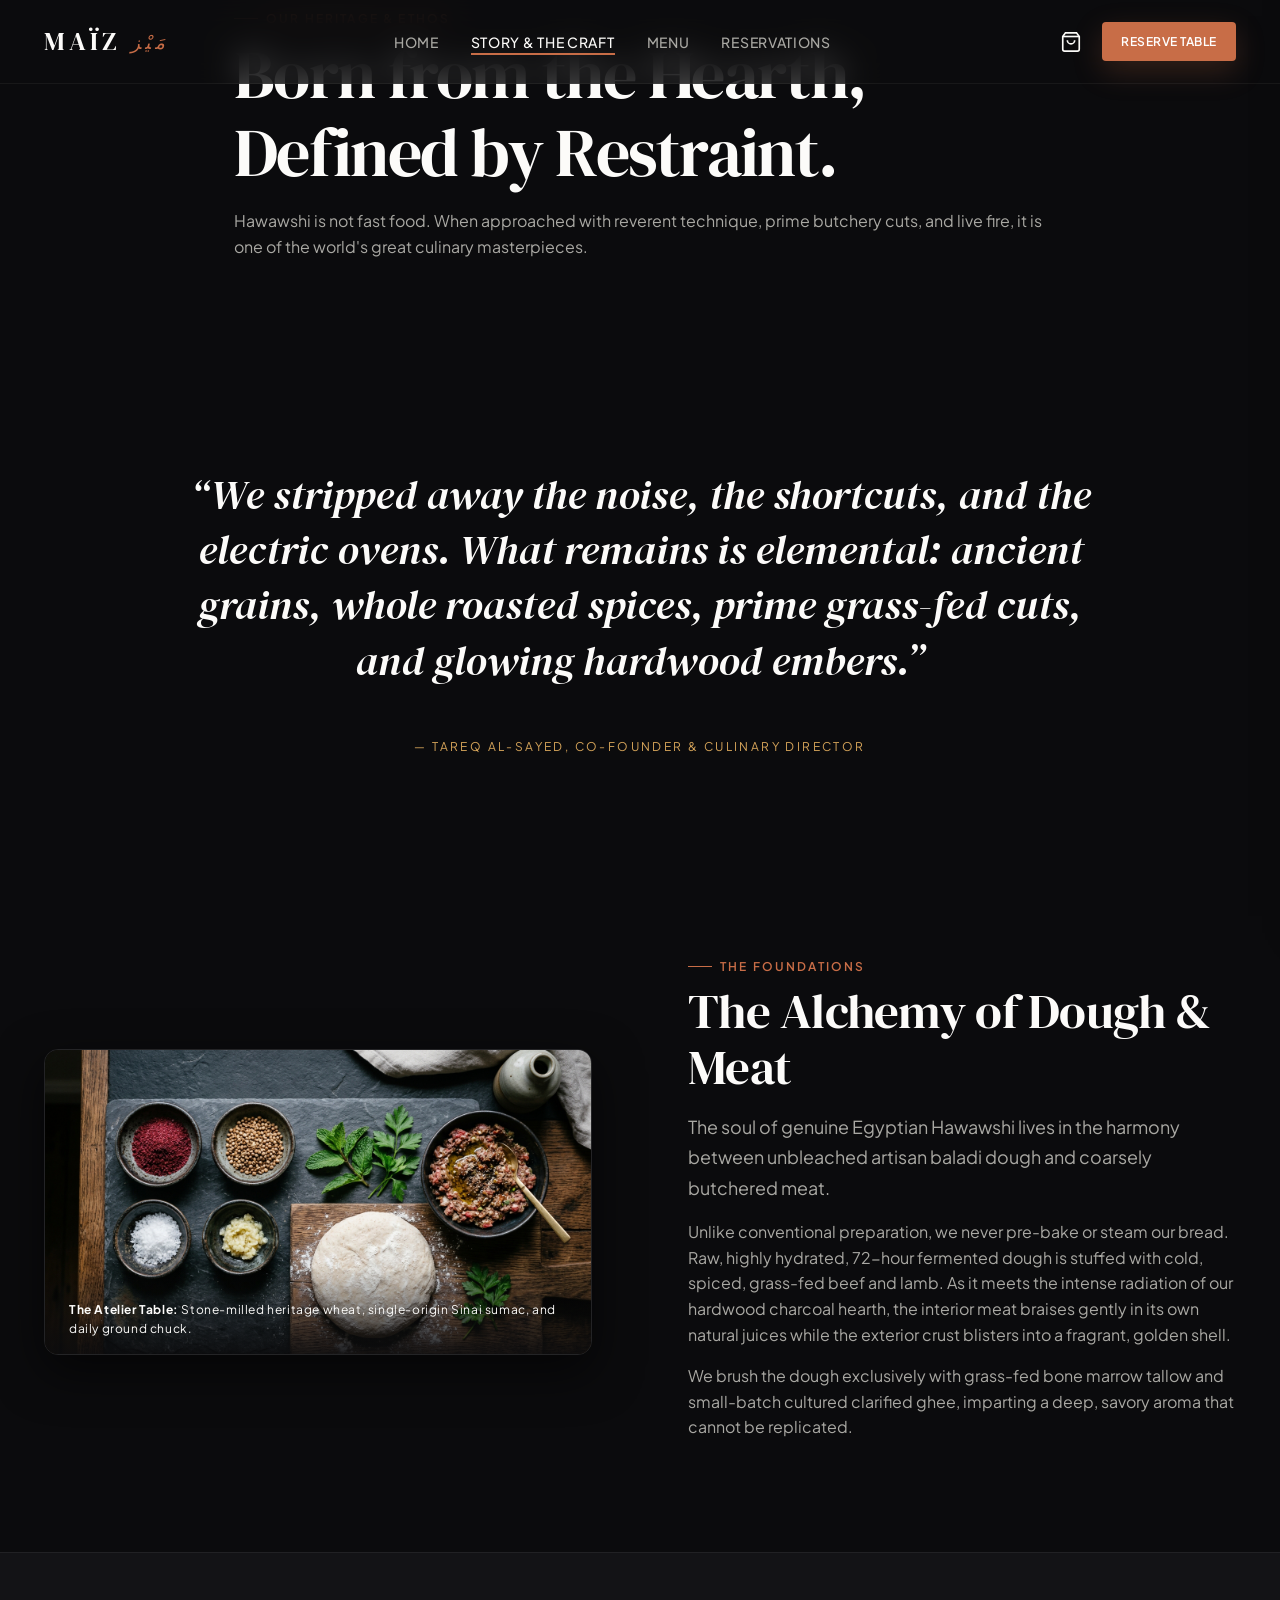
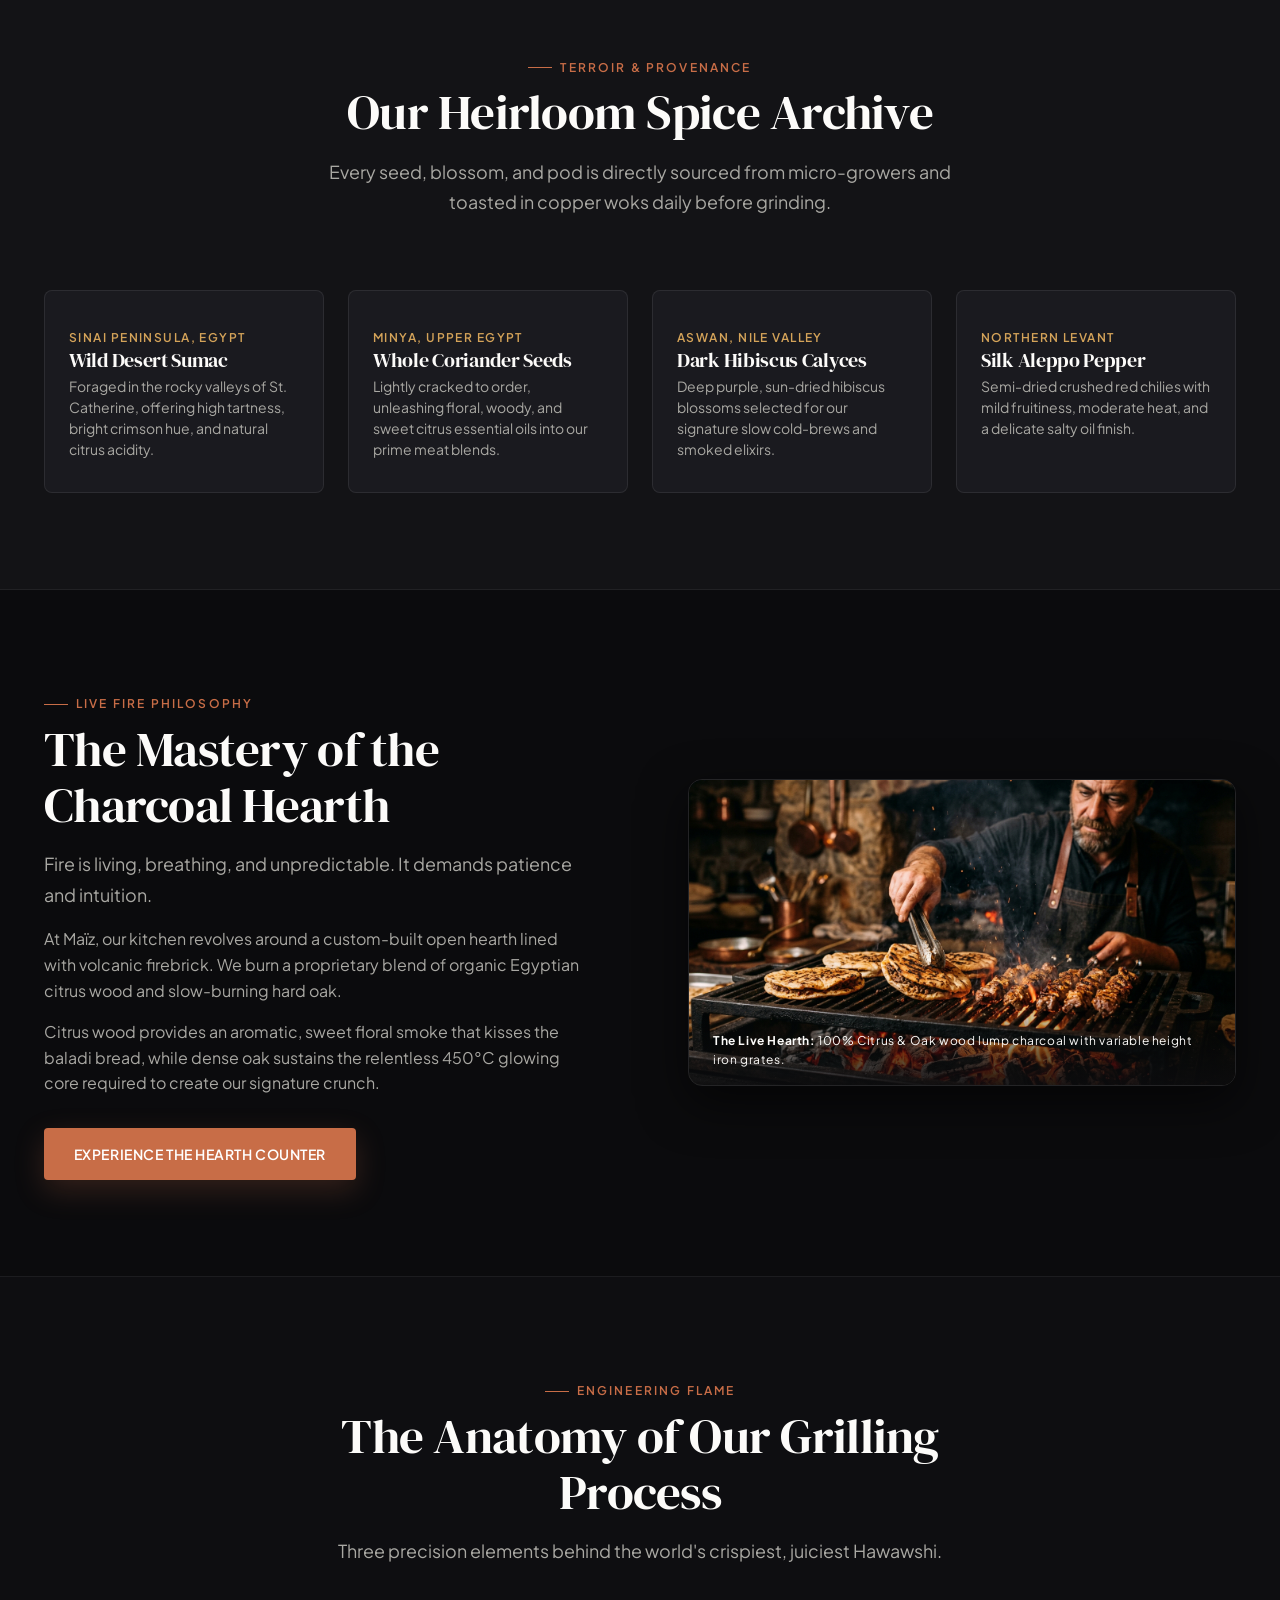
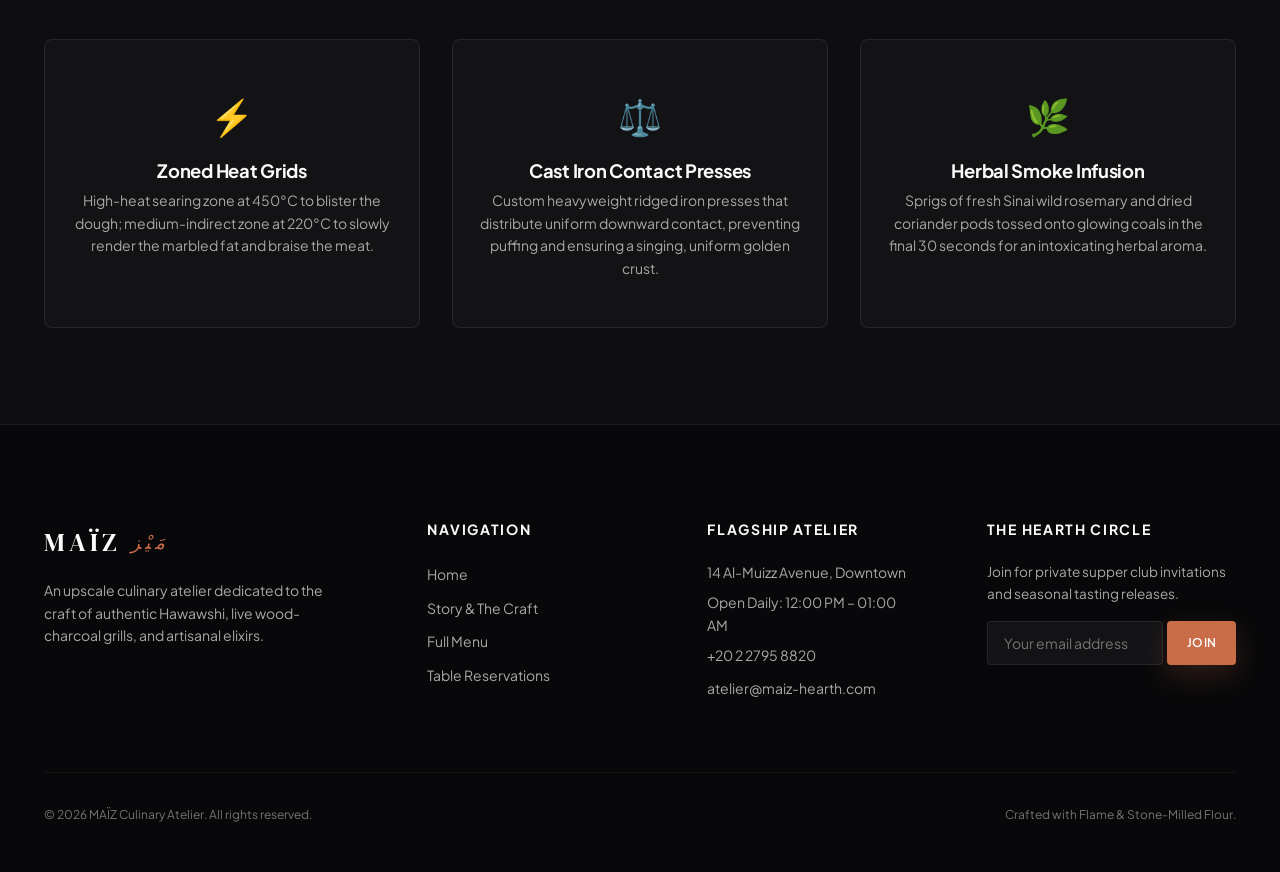
<file: story.html>
<!DOCTYPE html>
<html lang="en">
<head>
  <meta charset="UTF-8">
  <meta name="viewport" content="width=device-width, initial-scale=1.0">
  <title>Story & The Craft | MAÏZ - Hawawshi & Live Hearth Atelier</title>
  <meta name="description" content="Discover the philosophy, heritage spice alchemy, and live wood charcoal grilling rituals behind Maïz.">
  
  <!-- Stylesheets -->
  <link rel="stylesheet" href="css/design-tokens.css">
  <link rel="stylesheet" href="css/styles.css">
  <link rel="stylesheet" href="css/story.css">
</head>
<body>

  <!-- Site Navigation -->
  <header class="site-header" id="siteHeader">
    <div class="container nav-inner">
      <a href="index.html" class="brand-logo" aria-label="Maiz Home">
        <span>MAÏZ</span>
        <span class="logo-arabic">مَيْز</span>
      </a>

      <nav>
        <ul class="nav-links" id="navLinks">
          <li><a href="index.html" class="nav-link">Home</a></li>
          <li><a href="story.html" class="nav-link active">Story & The Craft</a></li>
          <li><a href="menu.html" class="nav-link">Menu</a></li>
          <li><a href="reserve.html" class="nav-link">Reservations</a></li>
        </ul>
      </nav>

      <div class="nav-actions">
        <button class="cart-toggle-btn" id="openBagBtn" aria-label="View Pick-up Bag">
          <svg width="22" height="22" viewBox="0 0 24 24" fill="none" stroke="currentColor" stroke-width="1.8">
            <path d="M6 2L3 6v14a2 2 0 002 2h14a2 2 0 002-2V6l-3-4z"/>
            <line x1="3" y1="6" x2="21" y2="6"/>
            <path d="M16 10a4 4 0 01-8 0"/>
          </svg>
          <span class="cart-count-badge" style="display:none;">0</span>
        </button>

        <a href="reserve.html" class="btn btn-primary btn-sm">Reserve Table</a>

        <button class="mobile-menu-toggle" aria-label="Toggle Navigation Menu">
          <svg width="24" height="24" viewBox="0 0 24 24" fill="none" stroke="currentColor" stroke-width="2">
            <path d="M4 8h16M4 16h16"/>
          </svg>
        </button>
      </div>
    </div>
  </header>

  <main>
    <!-- Story Hero -->
    <section class="page-hero" style="padding-bottom: var(--space-4xl);">
      <div class="container-narrow">
        <span class="eyebrow"><span class="eyebrow-line"></span> Our Heritage & Ethos</span>
        <h1 class="page-hero-title">Born from the Hearth, Defined by Restraint.</h1>
        <p class="page-hero-subtitle">
          Hawawshi is not fast food. When approached with reverent technique, prime butchery cuts, and live fire, it is one of the world's great culinary masterpieces.
        </p>
      </div>
    </section>

    <!-- Manifesto Block -->
    <section class="story-manifesto-section">
      <div class="container">
        <blockquote class="manifesto-quote">
          “We stripped away the noise, the shortcuts, and the electric ovens. What remains is elemental: ancient grains, whole roasted spices, prime grass-fed cuts, and glowing hardwood embers.”
        </blockquote>
        <div class="manifesto-author">— Tareq Al-Sayed, Co-Founder & Culinary Director</div>
      </div>
    </section>

    <!-- Narrative Section 1: The Bread & Meat -->
    <section class="container">
      <div class="story-grid-narrative">
        <div class="story-image-wrap">
          <img src="assets/images/craft_spices.jpg" alt="Raw stone ground dough, vibrant red sumac, toasted coriander, garlic and prime minced beef">
          <div class="story-caption-overlay">
            <strong>The Atelier Table:</strong> Stone-milled heritage wheat, single-origin Sinai sumac, and daily ground chuck.
          </div>
        </div>

        <div>
          <span class="eyebrow"><span class="eyebrow-line"></span> The Foundations</span>
          <h2>The Alchemy of Dough & Meat</h2>
          <p class="lead">
            The soul of genuine Egyptian Hawawshi lives in the harmony between unbleached artisan baladi dough and coarsely butchered meat.
          </p>
          <p>
            Unlike conventional preparation, we never pre-bake or steam our bread. Raw, highly hydrated, 72-hour fermented dough is stuffed with cold, spiced, grass-fed beef and lamb. As it meets the intense radiation of our hardwood charcoal hearth, the interior meat braises gently in its own natural juices while the exterior crust blisters into a fragrant, golden shell.
          </p>
          <p>
            We brush the dough exclusively with grass-fed bone marrow tallow and small-batch cultured clarified ghee, imparting a deep, savory aroma that cannot be replicated.
          </p>
        </div>
      </div>
    </section>

    <!-- Spice & Ingredient Archive -->
    <section class="spices-section">
      <div class="container">
        <div class="section-header text-center">
          <span class="eyebrow"><span class="eyebrow-line"></span> Terroir & Provenance</span>
          <h2>Our Heirloom Spice Archive</h2>
          <p class="lead">Every seed, blossom, and pod is directly sourced from micro-growers and toasted in copper woks daily before grinding.</p>
        </div>

        <div class="spices-grid">
          <div class="spice-card">
            <span class="spice-origin">Sinai Peninsula, Egypt</span>
            <h4 class="spice-title">Wild Desert Sumac</h4>
            <p class="spice-desc">Foraged in the rocky valleys of St. Catherine, offering high tartness, bright crimson hue, and natural citrus acidity.</p>
          </div>

          <div class="spice-card">
            <span class="spice-origin">Minya, Upper Egypt</span>
            <h4 class="spice-title">Whole Coriander Seeds</h4>
            <p class="spice-desc">Lightly cracked to order, unleashing floral, woody, and sweet citrus essential oils into our prime meat blends.</p>
          </div>

          <div class="spice-card">
            <span class="spice-origin">Aswan, Nile Valley</span>
            <h4 class="spice-title">Dark Hibiscus Calyces</h4>
            <p class="spice-desc">Deep purple, sun-dried hibiscus blossoms selected for our signature slow cold-brews and smoked elixirs.</p>
          </div>

          <div class="spice-card">
            <span class="spice-origin">Northern Levant</span>
            <h4 class="spice-title">Silk Aleppo Pepper</h4>
            <p class="spice-desc">Semi-dried crushed red chilies with mild fruitiness, moderate heat, and a delicate salty oil finish.</p>
          </div>
        </div>
      </div>
    </section>

    <!-- Narrative Section 2: The Charcoal Hearth -->
    <section class="container" style="margin-top: var(--space-4xl); margin-bottom: var(--space-4xl);">
      <div class="story-grid-narrative" style="direction: rtl;">
        <div class="story-image-wrap" style="direction: ltr;">
          <img src="assets/images/grill_fire.jpg" alt="Master chef cooking hawawshi and skewers on glowing charcoal embers">
          <div class="story-caption-overlay">
            <strong>The Live Hearth:</strong> 100% Citrus & Oak wood lump charcoal with variable height iron grates.
          </div>
        </div>

        <div style="direction: ltr;">
          <span class="eyebrow"><span class="eyebrow-line"></span> Live Fire Philosophy</span>
          <h2>The Mastery of the Charcoal Hearth</h2>
          <p class="lead">
            Fire is living, breathing, and unpredictable. It demands patience and intuition.
          </p>
          <p>
            At Maïz, our kitchen revolves around a custom-built open hearth lined with volcanic firebrick. We burn a proprietary blend of organic Egyptian citrus wood and slow-burning hard oak.
          </p>
          <p>
            Citrus wood provides an aromatic, sweet floral smoke that kisses the baladi bread, while dense oak sustains the relentless 450°C glowing core required to create our signature crunch.
          </p>
          <div style="margin-top: 2rem;">
            <a href="reserve.html" class="btn btn-primary">Experience The Hearth Counter</a>
          </div>
        </div>
      </div>
    </section>

    <!-- The Hearth Anatomy -->
    <section class="section" style="background: #0e0e11; border-top: 1px solid rgba(255,255,255,0.06);">
      <div class="container">
        <div class="section-header text-center">
          <span class="eyebrow"><span class="eyebrow-line"></span> Engineering Flame</span>
          <h2>The Anatomy of Our Grilling Process</h2>
          <p class="lead">Three precision elements behind the world's crispiest, juiciest Hawawshi.</p>
        </div>

        <div class="hearth-anatomy-grid">
          <div class="hearth-item">
            <div class="hearth-item-icon">⚡</div>
            <h4 style="font-family:var(--font-sans); font-size:1.15rem; font-weight:700; margin-bottom:0.5rem;">Zoned Heat Grids</h4>
            <p style="font-size:0.875rem; color:var(--color-text-secondary); margin:0;">
              High-heat searing zone at 450°C to blister the dough; medium-indirect zone at 220°C to slowly render the marbled fat and braise the meat.
            </p>
          </div>

          <div class="hearth-item">
            <div class="hearth-item-icon">⚖️</div>
            <h4 style="font-family:var(--font-sans); font-size:1.15rem; font-weight:700; margin-bottom:0.5rem;">Cast Iron Contact Presses</h4>
            <p style="font-size:0.875rem; color:var(--color-text-secondary); margin:0;">
              Custom heavyweight ridged iron presses that distribute uniform downward contact, preventing puffing and ensuring a singing, uniform golden crust.
            </p>
          </div>

          <div class="hearth-item">
            <div class="hearth-item-icon">🌿</div>
            <h4 style="font-family:var(--font-sans); font-size:1.15rem; font-weight:700; margin-bottom:0.5rem;">Herbal Smoke Infusion</h4>
            <p style="font-size:0.875rem; color:var(--color-text-secondary); margin:0;">
              Sprigs of fresh Sinai wild rosemary and dried coriander pods tossed onto glowing coals in the final 30 seconds for an intoxicating herbal aroma.
            </p>
          </div>
        </div>
      </div>
    </section>
  </main>

  <!-- Universal Order Drawer -->
  <div class="drawer-backdrop" id="drawerBackdrop"></div>
  <aside class="side-drawer" id="bagDrawer" aria-label="Pick-up Order Drawer">
    <div class="drawer-header">
      <h3 class="drawer-title">Your Pick-up Bag</h3>
      <button class="drawer-close" id="closeBagDrawer" aria-label="Close Bag Drawer">&times;</button>
    </div>
    <div class="drawer-body" id="bagItemsList"></div>
    <div class="drawer-footer">
      <div style="display:flex; justify-content:space-between; align-items:center; margin-bottom:1rem;">
        <span style="font-size:0.9rem; color:var(--color-text-secondary);">Subtotal:</span>
        <span id="bagSubtotal" style="font-family:var(--font-serif-display); font-size:1.35rem; color:var(--color-gold-accent);">$0.00</span>
      </div>
      <button class="btn btn-primary" id="bagCheckoutBtn" style="width:100%;">Prepare for Pick-up</button>
    </div>
  </aside>

  <!-- Site Footer -->
  <footer class="site-footer">
    <div class="container">
      <div class="footer-grid">
        <div class="footer-brand">
          <a href="index.html" class="brand-logo">
            <span>MAÏZ</span>
            <span class="logo-arabic">مَيْز</span>
          </a>
          <p>An upscale culinary atelier dedicated to the craft of authentic Hawawshi, live wood-charcoal grills, and artisanal elixirs.</p>
        </div>

        <div>
          <h4 class="footer-heading">Navigation</h4>
          <ul class="footer-links">
            <li><a href="index.html">Home</a></li>
            <li><a href="story.html">Story & The Craft</a></li>
            <li><a href="menu.html">Full Menu</a></li>
            <li><a href="reserve.html">Table Reservations</a></li>
          </ul>
        </div>

        <div>
          <h4 class="footer-heading">Flagship Atelier</h4>
          <ul class="footer-links">
            <li style="color:var(--color-text-secondary); font-size:0.875rem;">14 Al-Muizz Avenue, Downtown</li>
            <li style="color:var(--color-text-secondary); font-size:0.875rem;">Open Daily: 12:00 PM – 01:00 AM</li>
            <li style="color:var(--color-text-secondary); font-size:0.875rem;">+20 2 2795 8820</li>
            <li><a href="mailto:atelier@maiz-hearth.com">atelier@maiz-hearth.com</a></li>
          </ul>
        </div>

        <div>
          <h4 class="footer-heading">The Hearth Circle</h4>
          <p style="font-size:0.85rem; color:var(--color-text-secondary); margin-bottom:0.75rem;">Join for private supper club invitations and seasonal tasting releases.</p>
          <form class="newsletter-form">
            <input type="email" class="form-input" placeholder="Your email address" required aria-label="Email Address">
            <button type="submit" class="btn btn-primary btn-sm">Join</button>
          </form>
        </div>
      </div>

      <div class="footer-bottom">
        <span>&copy; 2026 MAÏZ Culinary Atelier. All rights reserved.</span>
        <span>Crafted with Flame & Stone-Milled Flour.</span>
      </div>
    </div>
  </footer>

  <!-- Scripts -->
  <script src="js/data/menu-items.js"></script>
  <script src="js/app.js"></script>
</body>
</html>
</file>
<file: css/design-tokens.css>
/* ==========================================================================
   MAÏZ DESIGN TOKENS & SYSTEM VARIABLES
   Upscale Street-Food Atelier: Hawawshi, Hearth & Elixirs
   ========================================================================== */

@import url('https://fonts.googleapis.com/css2?family=DM+Serif+Display:ital@0;1&family=Plus+Jakarta+Sans:wght@300;400;500;600;700&family=Playfair+Display:ital,wght@0,500;0,600;0,700;1,400;1,600&display=swap');

:root {
  /* Color Palette - Warm Obsidian, Charcoal & Fire Embers */
  --color-bg-main: #0b0b0d;
  --color-bg-surface: #131316;
  --color-bg-surface-elevated: #1a1a1f;
  --color-bg-surface-hover: #222228;
  --color-bg-card: rgba(20, 20, 24, 0.85);
  --color-bg-card-border: rgba(255, 255, 255, 0.08);
  --color-bg-card-hover-border: rgba(200, 109, 71, 0.45);

  /* Contrast / Editorial Light Palette */
  --color-ecru-light: #f7f5f0;
  --color-ecru-surface: #ede8df;
  --color-ecru-muted: #d5cfc2;

  /* Accent & Flame Palette */
  --color-ember-primary: #c86d47;
  --color-ember-glow: #e07e52;
  --color-ember-dark: #9e4b28;
  --color-gold-accent: #d4a359;
  --color-gold-muted: #a67c3b;
  --color-fire-ochre: #b86237;

  /* Typography Colors */
  --color-text-primary: #fcfbf9;
  --color-text-secondary: #a9a8a3;
  --color-text-tertiary: #75746f;
  --color-text-inverse: #0f0f11;

  /* Functional Status Colors */
  --color-badge-spicy: #d94a38;
  --color-badge-chef: #d4a359;
  --color-badge-veg: #4e9f67;

  /* Typography Families */
  --font-serif-display: 'DM Serif Display', 'Playfair Display', Georgia, serif;
  --font-serif-subhead: 'Playfair Display', Georgia, serif;
  --font-sans: 'Plus Jakarta Sans', -apple-system, BlinkMacSystemFont, 'Segoe UI', Roboto, sans-serif;

  /* Typography Scales */
  --font-size-xs: 0.75rem;    /* 12px */
  --font-size-sm: 0.875rem;   /* 14px */
  --font-size-base: 1rem;     /* 16px */
  --font-size-md: 1.125rem;   /* 18px */
  --font-size-lg: 1.25rem;    /* 20px */
  --font-size-xl: 1.5rem;     /* 24px */
  --font-size-2xl: 2rem;      /* 32px */
  --font-size-3xl: 2.5rem;    /* 40px */
  --font-size-4xl: 3.25rem;   /* 52px */
  --font-size-5xl: 4.25rem;   /* 68px */

  /* Spacing Scale */
  --space-xs: 0.25rem;
  --space-sm: 0.5rem;
  --space-md: 1rem;
  --space-lg: 1.5rem;
  --space-xl: 2rem;
  --space-2xl: 3rem;
  --space-3xl: 4.5rem;
  --space-4xl: 6rem;

  /* Layout */
  --container-max-width: 1240px;
  --container-padding: 1.5rem;
  --header-height: 84px;

  /* Border Radii */
  --radius-sm: 4px;
  --radius-md: 8px;
  --radius-lg: 14px;
  --radius-xl: 24px;
  --radius-full: 9999px;

  /* Shadows & Depth */
  --shadow-sm: 0 2px 8px rgba(0, 0, 0, 0.3);
  --shadow-md: 0 8px 24px rgba(0, 0, 0, 0.45);
  --shadow-lg: 0 16px 48px rgba(0, 0, 0, 0.6);
  --shadow-ember: 0 10px 30px rgba(200, 109, 71, 0.22);
  --shadow-gold: 0 10px 30px rgba(212, 163, 89, 0.18);

  /* Transitions */
  --transition-fast: 0.18s cubic-bezier(0.16, 1, 0.3, 1);
  --transition-smooth: 0.35s cubic-bezier(0.16, 1, 0.3, 1);
  --transition-slow: 0.6s cubic-bezier(0.16, 1, 0.3, 1);
}

/* Base resets & layout foundation */
*, *::before, *::after {
  box-sizing: border-box;
}

html {
  scroll-behavior: smooth;
}

body {
  background-color: var(--color-bg-main);
  color: var(--color-text-primary);
  font-family: var(--font-sans);
  margin: 0;
  padding: 0;
  line-height: 1.6;
  -webkit-font-smoothing: antialiased;
  -moz-osx-font-smoothing: grayscale;
  overflow-x: hidden;
}
</file>
<file: css/styles.css>
/* ==========================================================================
   MAÏZ - GLOBAL & LANDING STYLESHEET
   Upscale Street-Food Atelier
   ========================================================================== */

/* Layout & Container */
.container {
  max-width: var(--container-max-width);
  margin: 0 auto;
  padding: 0 var(--container-padding);
}

.container-narrow {
  max-width: 860px;
  margin: 0 auto;
  padding: 0 var(--container-padding);
}

/* Typography Utilities */
h1, h2, h3, h4, h5, h6 {
  font-family: var(--font-serif-display);
  color: var(--color-text-primary);
  margin: 0 0 var(--space-md) 0;
  font-weight: 400;
  letter-spacing: -0.015em;
  line-height: 1.15;
}

h1 {
  font-size: clamp(2.5rem, 5.5vw, var(--font-size-5xl));
  letter-spacing: -0.025em;
}

h2 {
  font-size: clamp(2rem, 3.8vw, var(--font-size-4xl));
}

h3 {
  font-size: clamp(1.4rem, 2.4vw, var(--font-size-2xl));
}

h4 {
  font-size: var(--font-size-xl);
}

p {
  color: var(--color-text-secondary);
  font-size: var(--font-size-base);
  margin: 0 0 var(--space-md) 0;
}

.lead {
  font-size: clamp(1.05rem, 1.4vw, var(--font-size-lg));
  color: var(--color-text-secondary);
  line-height: 1.7;
}

.eyebrow {
  display: inline-flex;
  align-items: center;
  gap: var(--space-sm);
  text-transform: uppercase;
  letter-spacing: 0.18em;
  font-size: var(--font-size-xs);
  font-weight: 600;
  color: var(--color-ember-primary);
  margin-bottom: var(--space-sm);
}

.eyebrow-line {
  width: 24px;
  height: 1px;
  background-color: var(--color-ember-primary);
}

.text-gold {
  color: var(--color-gold-accent);
}

.text-ember {
  color: var(--color-ember-primary);
}

.text-muted {
  color: var(--color-text-tertiary);
}

/* Links & Interactive */
a {
  color: inherit;
  text-decoration: none;
  transition: color var(--transition-fast);
}

a:hover {
  color: var(--color-ember-primary);
}

/* Buttons */
.btn {
  display: inline-flex;
  align-items: center;
  justify-content: center;
  gap: var(--space-sm);
  padding: 0.85rem 1.8rem;
  font-family: var(--font-sans);
  font-size: var(--font-size-sm);
  font-weight: 600;
  letter-spacing: 0.04em;
  border-radius: var(--radius-sm);
  border: 1px solid transparent;
  cursor: pointer;
  transition: all var(--transition-smooth);
  text-transform: uppercase;
  white-space: nowrap;
}

.btn-primary {
  background-color: var(--color-ember-primary);
  color: #ffffff;
  box-shadow: var(--shadow-ember);
}

.btn-primary:hover {
  background-color: var(--color-ember-glow);
  transform: translateY(-2px);
  box-shadow: 0 12px 32px rgba(200, 109, 71, 0.35);
  color: #ffffff;
}

.btn-secondary {
  background-color: var(--color-bg-surface-elevated);
  color: var(--color-text-primary);
  border: 1px solid var(--color-bg-card-border);
}

.btn-secondary:hover {
  background-color: var(--color-bg-surface-hover);
  border-color: rgba(255, 255, 255, 0.2);
  transform: translateY(-2px);
  color: var(--color-text-primary);
}

.btn-outline {
  background: transparent;
  color: var(--color-text-primary);
  border: 1px solid rgba(255, 255, 255, 0.25);
}

.btn-outline:hover {
  border-color: var(--color-ember-primary);
  color: var(--color-ember-primary);
  background: rgba(200, 109, 71, 0.05);
}

.btn-sm {
  padding: 0.55rem 1.15rem;
  font-size: var(--font-size-xs);
}

.btn-lg {
  padding: 1.1rem 2.4rem;
  font-size: var(--font-size-base);
}

/* Badges */
.badge {
  display: inline-flex;
  align-items: center;
  gap: 4px;
  padding: 0.25rem 0.65rem;
  font-size: var(--font-size-xs);
  font-weight: 600;
  letter-spacing: 0.03em;
  border-radius: var(--radius-full);
  text-transform: uppercase;
}

.badge-ember {
  background: rgba(200, 109, 71, 0.15);
  color: var(--color-ember-glow);
  border: 1px solid rgba(200, 109, 71, 0.3);
}

.badge-gold {
  background: rgba(212, 163, 89, 0.15);
  color: var(--color-gold-accent);
  border: 1px solid rgba(212, 163, 89, 0.3);
}

.badge-spicy {
  background: rgba(217, 74, 56, 0.15);
  color: #ff6b5b;
  border: 1px solid rgba(217, 74, 56, 0.3);
}

.badge-veg {
  background: rgba(78, 159, 103, 0.15);
  color: #68cc87;
  border: 1px solid rgba(78, 159, 103, 0.3);
}

/* Site Navigation Header */
.site-header {
  position: fixed;
  top: 0;
  left: 0;
  right: 0;
  height: var(--header-height);
  z-index: 1000;
  display: flex;
  align-items: center;
  background: rgba(12, 12, 14, 0.75);
  backdrop-filter: blur(16px);
  -webkit-backdrop-filter: blur(16px);
  border-bottom: 1px solid rgba(255, 255, 255, 0.05);
  transition: all var(--transition-smooth);
}

.site-header.scrolled {
  height: 72px;
  background: rgba(12, 12, 14, 0.92);
  border-bottom-color: rgba(255, 255, 255, 0.1);
  box-shadow: var(--shadow-md);
}

.nav-inner {
  display: flex;
  align-items: center;
  justify-content: space-between;
  width: 100%;
}

.brand-logo {
  display: flex;
  align-items: center;
  gap: var(--space-sm);
  font-family: var(--font-serif-display);
  font-size: 1.65rem;
  letter-spacing: 0.15em;
  color: var(--color-text-primary);
  font-weight: 400;
}

.brand-logo .logo-arabic {
  font-family: var(--font-serif-subhead);
  font-size: 1.15rem;
  color: var(--color-ember-primary);
  font-style: italic;
  margin-left: 2px;
}

.brand-tag {
  font-family: var(--font-sans);
  font-size: 0.65rem;
  text-transform: uppercase;
  letter-spacing: 0.2em;
  color: var(--color-text-tertiary);
  display: block;
  margin-top: -2px;
}

.nav-links {
  display: flex;
  align-items: center;
  gap: var(--space-xl);
  list-style: none;
  margin: 0;
  padding: 0;
}

.nav-link {
  font-size: var(--font-size-sm);
  font-weight: 500;
  color: var(--color-text-secondary);
  letter-spacing: 0.05em;
  text-transform: uppercase;
  position: relative;
  padding: var(--space-xs) 0;
}

.nav-link::after {
  content: '';
  position: absolute;
  bottom: 0;
  left: 0;
  width: 0;
  height: 1.5px;
  background-color: var(--color-ember-primary);
  transition: width var(--transition-fast);
}

.nav-link:hover,
.nav-link.active {
  color: var(--color-text-primary);
}

.nav-link:hover::after,
.nav-link.active::after {
  width: 100%;
}

.nav-actions {
  display: flex;
  align-items: center;
  gap: var(--space-md);
}

.cart-toggle-btn {
  position: relative;
  background: transparent;
  border: none;
  color: var(--color-text-primary);
  cursor: pointer;
  padding: var(--space-xs);
  display: flex;
  align-items: center;
  justify-content: center;
  transition: transform var(--transition-fast);
}

.cart-toggle-btn:hover {
  transform: scale(1.08);
  color: var(--color-ember-primary);
}

.cart-count-badge {
  position: absolute;
  top: -4px;
  right: -6px;
  background: var(--color-ember-primary);
  color: #fff;
  font-size: 0.65rem;
  font-weight: 700;
  width: 18px;
  height: 18px;
  border-radius: 50%;
  display: flex;
  align-items: center;
  justify-content: center;
}

.mobile-menu-toggle {
  display: none;
  background: transparent;
  border: none;
  color: var(--color-text-primary);
  cursor: pointer;
  padding: var(--space-xs);
}

/* Hero Section */
.hero-section {
  position: relative;
  min-height: 92vh;
  padding-top: calc(var(--header-height) + var(--space-2xl));
  padding-bottom: var(--space-3xl);
  display: flex;
  align-items: center;
  overflow: hidden;
}

.hero-ambient-glow {
  position: absolute;
  top: 15%;
  right: 5%;
  width: 550px;
  height: 550px;
  border-radius: 50%;
  background: radial-gradient(circle, rgba(200, 109, 71, 0.18) 0%, rgba(212, 163, 89, 0.08) 40%, transparent 70%);
  filter: blur(60px);
  pointer-events: none;
  z-index: 0;
}

.hero-ambient-glow-2 {
  position: absolute;
  bottom: 10%;
  left: -5%;
  width: 400px;
  height: 400px;
  border-radius: 50%;
  background: radial-gradient(circle, rgba(158, 75, 40, 0.12) 0%, transparent 70%);
  filter: blur(50px);
  pointer-events: none;
  z-index: 0;
}

.hero-grid {
  display: grid;
  grid-template-columns: 1.15fr 1fr;
  gap: var(--space-3xl);
  align-items: center;
  position: relative;
  z-index: 1;
}

.hero-content {
  max-width: 600px;
}

.hero-title {
  margin-bottom: var(--space-lg);
  font-weight: 400;
}

.hero-title em {
  font-style: italic;
  color: var(--color-gold-accent);
}

.hero-cta-group {
  display: flex;
  align-items: center;
  gap: var(--space-md);
  margin-top: var(--space-xl);
  margin-bottom: var(--space-2xl);
  flex-wrap: wrap;
}

.hero-stats {
  display: grid;
  grid-template-columns: repeat(3, 1fr);
  gap: var(--space-lg);
  padding-top: var(--space-lg);
  border-top: 1px solid var(--color-bg-card-border);
}

.hero-stat-item .stat-value {
  font-family: var(--font-serif-display);
  font-size: var(--font-size-2xl);
  color: var(--color-text-primary);
  display: block;
}

.hero-stat-item .stat-label {
  font-size: var(--font-size-xs);
  color: var(--color-text-tertiary);
  text-transform: uppercase;
  letter-spacing: 0.08em;
}

.hero-media-wrapper {
  position: relative;
}

.hero-image-frame {
  position: relative;
  border-radius: var(--radius-lg);
  overflow: hidden;
  box-shadow: var(--shadow-lg);
  border: 1px solid rgba(255, 255, 255, 0.1);
}

.hero-image-frame img {
  width: 100%;
  height: auto;
  display: block;
  object-fit: cover;
  transition: transform var(--transition-slow);
}

.hero-image-frame:hover img {
  transform: scale(1.03);
}

.hero-floating-card {
  position: absolute;
  bottom: -24px;
  left: -24px;
  background: rgba(20, 20, 24, 0.92);
  backdrop-filter: blur(12px);
  border: 1px solid rgba(255, 255, 255, 0.12);
  padding: var(--space-md) var(--space-lg);
  border-radius: var(--radius-md);
  box-shadow: var(--shadow-md);
  max-width: 260px;
  z-index: 2;
}

.hero-floating-card .card-title {
  font-family: var(--font-sans);
  font-size: var(--font-size-xs);
  text-transform: uppercase;
  letter-spacing: 0.12em;
  color: var(--color-ember-primary);
  font-weight: 700;
  margin-bottom: 2px;
}

.hero-floating-card .card-desc {
  font-size: var(--font-size-sm);
  color: var(--color-text-primary);
  margin: 0;
  line-height: 1.4;
}

/* The Pillars Section */
.section {
  padding: var(--space-4xl) 0;
  position: relative;
}

.section-header {
  margin-bottom: var(--space-3xl);
}

.section-header.text-center {
  text-align: center;
  max-width: 680px;
  margin-left: auto;
  margin-right: auto;
}

.pillars-grid {
  display: grid;
  grid-template-columns: repeat(3, 1fr);
  gap: var(--space-xl);
}

.pillar-card {
  background: var(--color-bg-surface);
  border: 1px solid var(--color-bg-card-border);
  padding: var(--space-2xl) var(--space-xl);
  border-radius: var(--radius-md);
  transition: all var(--transition-smooth);
  display: flex;
  flex-direction: column;
  position: relative;
  overflow: hidden;
}

.pillar-card::before {
  content: '';
  position: absolute;
  top: 0;
  left: 0;
  width: 100%;
  height: 2px;
  background: linear-gradient(90deg, transparent, var(--color-ember-primary), transparent);
  opacity: 0;
  transition: opacity var(--transition-smooth);
}

.pillar-card:hover {
  background: var(--color-bg-surface-elevated);
  border-color: var(--color-bg-card-hover-border);
  transform: translateY(-4px);
  box-shadow: var(--shadow-md);
}

.pillar-card:hover::before {
  opacity: 1;
}

.pillar-num {
  font-family: var(--font-serif-display);
  font-size: var(--font-size-2xl);
  color: var(--color-ember-primary);
  margin-bottom: var(--space-md);
  opacity: 0.85;
}

.pillar-title {
  font-size: var(--font-size-xl);
  margin-bottom: var(--space-sm);
}

.pillar-text {
  color: var(--color-text-secondary);
  font-size: var(--font-size-sm);
  line-height: 1.7;
  margin: 0;
}

/* Feature Split Section (The Hearth & The Fire) */
.feature-split {
  display: grid;
  grid-template-columns: 1fr 1fr;
  gap: var(--space-3xl);
  align-items: center;
}

.feature-split.reverse {
  direction: rtl;
}

.feature-split.reverse > * {
  direction: ltr;
}

.feature-image-container {
  position: relative;
  border-radius: var(--radius-lg);
  overflow: hidden;
  border: 1px solid rgba(255, 255, 255, 0.08);
}

.feature-image-container img {
  width: 100%;
  height: 100%;
  object-fit: cover;
  display: block;
}

.feature-details-list {
  list-style: none;
  padding: 0;
  margin: var(--space-xl) 0 0 0;
  display: flex;
  flex-direction: column;
  gap: var(--space-md);
}

.feature-detail-item {
  display: flex;
  align-items: flex-start;
  gap: var(--space-md);
}

.detail-icon {
  width: 36px;
  height: 36px;
  border-radius: 50%;
  background: rgba(200, 109, 71, 0.12);
  color: var(--color-ember-primary);
  display: flex;
  align-items: center;
  justify-content: center;
  flex-shrink: 0;
  margin-top: 2px;
}

.detail-content h4 {
  font-family: var(--font-sans);
  font-size: var(--font-size-base);
  font-weight: 600;
  margin-bottom: 2px;
  color: var(--color-text-primary);
}

.detail-content p {
  font-size: var(--font-size-sm);
  color: var(--color-text-secondary);
  margin: 0;
}

/* Featured Dishes Carousel / Grid */
.dishes-showcase-grid {
  display: grid;
  grid-template-columns: repeat(3, 1fr);
  gap: var(--space-xl);
}

.dish-card {
  background: var(--color-bg-surface);
  border: 1px solid var(--color-bg-card-border);
  border-radius: var(--radius-md);
  overflow: hidden;
  display: flex;
  flex-direction: column;
  transition: all var(--transition-smooth);
}

.dish-card:hover {
  transform: translateY(-4px);
  border-color: rgba(200, 109, 71, 0.4);
  box-shadow: var(--shadow-md);
}

.dish-image-wrapper {
  position: relative;
  aspect-ratio: 16 / 10;
  overflow: hidden;
  background: #09090b;
}

.dish-image-wrapper img {
  width: 100%;
  height: 100%;
  object-fit: cover;
  transition: transform var(--transition-smooth);
}

.dish-card:hover .dish-image-wrapper img {
  transform: scale(1.05);
}

.dish-tag-badge {
  position: absolute;
  top: 12px;
  left: 12px;
  z-index: 2;
}

.dish-card-body {
  padding: var(--space-lg);
  display: flex;
  flex-direction: column;
  flex-grow: 1;
}

.dish-card-header {
  display: flex;
  align-items: baseline;
  justify-content: space-between;
  margin-bottom: var(--space-xs);
}

.dish-card-title {
  font-family: var(--font-serif-display);
  font-size: var(--font-size-lg);
  margin: 0;
}

.dish-price {
  font-family: var(--font-sans);
  font-size: var(--font-size-md);
  font-weight: 700;
  color: var(--color-gold-accent);
}

.dish-card-desc {
  font-size: var(--font-size-sm);
  color: var(--color-text-secondary);
  line-height: 1.5;
  margin-bottom: var(--space-md);
  flex-grow: 1;
}

.dish-card-footer {
  display: flex;
  align-items: center;
  justify-content: space-between;
  padding-top: var(--space-sm);
  border-top: 1px solid rgba(255, 255, 255, 0.05);
}

.dish-notes {
  font-size: var(--font-size-xs);
  color: var(--color-text-tertiary);
}

.btn-add-quick {
  background: transparent;
  border: 1px solid rgba(200, 109, 71, 0.35);
  color: var(--color-ember-glow);
  border-radius: var(--radius-sm);
  padding: 0.35rem 0.75rem;
  font-size: var(--font-size-xs);
  font-weight: 600;
  cursor: pointer;
  transition: all var(--transition-fast);
}

.btn-add-quick:hover {
  background: var(--color-ember-primary);
  color: #fff;
  border-color: var(--color-ember-primary);
}

/* The Craft Interactive Timeline */
.craft-timeline {
  display: grid;
  grid-template-columns: repeat(4, 1fr);
  gap: var(--space-lg);
  position: relative;
}

.craft-step-card {
  background: var(--color-bg-surface);
  border: 1px solid var(--color-bg-card-border);
  padding: var(--space-xl) var(--space-lg);
  border-radius: var(--radius-md);
  position: relative;
  transition: all var(--transition-smooth);
}

.craft-step-card:hover {
  border-color: var(--color-gold-accent);
  background: var(--color-bg-surface-elevated);
}

.craft-step-number {
  font-family: var(--font-serif-display);
  font-size: var(--font-size-3xl);
  color: rgba(212, 163, 89, 0.4);
  line-height: 1;
  margin-bottom: var(--space-sm);
}

.craft-step-title {
  font-size: var(--font-size-base);
  font-family: var(--font-sans);
  font-weight: 700;
  margin-bottom: var(--space-xs);
  color: var(--color-text-primary);
}

.craft-step-desc {
  font-size: var(--font-size-sm);
  color: var(--color-text-secondary);
  line-height: 1.5;
  margin: 0;
}

/* Atmospheric Full-Bleed Section */
.atmosphere-banner {
  position: relative;
  min-height: 520px;
  background-size: cover;
  background-position: center;
  display: flex;
  align-items: center;
  border-radius: var(--radius-xl);
  overflow: hidden;
  margin: var(--space-3xl) 0;
  border: 1px solid rgba(255, 255, 255, 0.1);
}

.atmosphere-overlay {
  position: absolute;
  inset: 0;
  background: linear-gradient(90deg, rgba(12, 12, 14, 0.95) 0%, rgba(12, 12, 14, 0.65) 50%, rgba(12, 12, 14, 0.85) 100%);
}

.atmosphere-content {
  position: relative;
  z-index: 2;
  max-width: 580px;
  padding: var(--space-3xl) var(--space-2xl);
}

/* Shared Modern Footer */
.site-footer {
  background-color: #08080a;
  border-top: 1px solid rgba(255, 255, 255, 0.08);
  padding: var(--space-4xl) 0 var(--space-2xl) 0;
}

.footer-grid {
  display: grid;
  grid-template-columns: 1.5fr 1fr 1fr 1.2fr;
  gap: var(--space-3xl);
  margin-bottom: var(--space-3xl);
}

.footer-brand .brand-logo {
  margin-bottom: var(--space-md);
}

.footer-brand p {
  font-size: var(--font-size-sm);
  color: var(--color-text-secondary);
  max-width: 320px;
}

.footer-heading {
  font-family: var(--font-sans);
  font-size: var(--font-size-sm);
  text-transform: uppercase;
  letter-spacing: 0.12em;
  font-weight: 700;
  color: var(--color-text-primary);
  margin-bottom: var(--space-lg);
}

.footer-links {
  list-style: none;
  padding: 0;
  margin: 0;
  display: flex;
  flex-direction: column;
  gap: var(--space-sm);
}

.footer-links a {
  font-size: var(--font-size-sm);
  color: var(--color-text-secondary);
}

.footer-links a:hover {
  color: var(--color-ember-primary);
}

.newsletter-form {
  display: flex;
  gap: var(--space-xs);
  margin-top: var(--space-md);
}

.form-input {
  background: var(--color-bg-surface);
  border: 1px solid var(--color-bg-card-border);
  padding: 0.75rem 1rem;
  border-radius: var(--radius-sm);
  color: var(--color-text-primary);
  font-family: var(--font-sans);
  font-size: var(--font-size-sm);
  width: 100%;
  outline: none;
  transition: border-color var(--transition-fast);
}

.form-input:focus {
  border-color: var(--color-ember-primary);
}

.footer-bottom {
  display: flex;
  align-items: center;
  justify-content: space-between;
  padding-top: var(--space-xl);
  border-top: 1px solid rgba(255, 255, 255, 0.05);
  font-size: var(--font-size-xs);
  color: var(--color-text-tertiary);
}

/* Universal Toast Notifications */
.toast-container {
  position: fixed;
  bottom: 24px;
  right: 24px;
  z-index: 2000;
  display: flex;
  flex-direction: column;
  gap: 10px;
  pointer-events: none;
}

.toast {
  background: rgba(20, 20, 24, 0.95);
  backdrop-filter: blur(12px);
  border: 1px solid rgba(200, 109, 71, 0.4);
  color: var(--color-text-primary);
  padding: 12px 20px;
  border-radius: var(--radius-md);
  font-size: var(--font-size-sm);
  box-shadow: var(--shadow-lg);
  display: flex;
  align-items: center;
  gap: 12px;
  pointer-events: auto;
  animation: slideUp 0.3s cubic-bezier(0.16, 1, 0.3, 1);
  max-width: 360px;
}

@keyframes slideUp {
  from {
    transform: translateY(20px);
    opacity: 0;
  }
  to {
    transform: translateY(0);
    opacity: 1;
  }
}

/* Universal Order Bag / Drawer Modal */
.drawer-backdrop {
  position: fixed;
  inset: 0;
  background: rgba(0, 0, 0, 0.7);
  backdrop-filter: blur(6px);
  z-index: 1500;
  opacity: 0;
  visibility: hidden;
  transition: all var(--transition-smooth);
}

.drawer-backdrop.active {
  opacity: 1;
  visibility: visible;
}

.side-drawer {
  position: fixed;
  top: 0;
  right: -480px;
  width: 100%;
  max-width: 440px;
  height: 100vh;
  background: #111114;
  border-left: 1px solid rgba(255, 255, 255, 0.1);
  z-index: 1600;
  box-shadow: var(--shadow-lg);
  display: flex;
  flex-direction: column;
  transition: right var(--transition-smooth);
}

.side-drawer.active {
  right: 0;
}

.drawer-header {
  padding: var(--space-lg);
  border-bottom: 1px solid rgba(255, 255, 255, 0.08);
  display: flex;
  align-items: center;
  justify-content: space-between;
}

.drawer-title {
  font-family: var(--font-serif-display);
  font-size: var(--font-size-xl);
  margin: 0;
}

.drawer-close {
  background: transparent;
  border: none;
  color: var(--color-text-secondary);
  font-size: 1.5rem;
  cursor: pointer;
  line-height: 1;
  transition: color var(--transition-fast);
}

.drawer-close:hover {
  color: var(--color-ember-primary);
}

.drawer-body {
  padding: var(--space-lg);
  overflow-y: auto;
  flex-grow: 1;
}

.drawer-footer {
  padding: var(--space-lg);
  border-top: 1px solid rgba(255, 255, 255, 0.08);
  background: #0d0d10;
}

/* Mobile Responsive Breakpoints */
@media (max-width: 1024px) {
  .hero-grid {
    grid-template-columns: 1fr;
    gap: var(--space-2xl);
  }
  .hero-floating-card {
    position: static;
    margin-top: var(--space-md);
    max-width: 100%;
  }
  .pillars-grid {
    grid-template-columns: 1fr;
  }
  .dishes-showcase-grid {
    grid-template-columns: repeat(2, 1fr);
  }
  .craft-timeline {
    grid-template-columns: repeat(2, 1fr);
  }
  .footer-grid {
    grid-template-columns: repeat(2, 1fr);
  }
  .feature-split {
    grid-template-columns: 1fr;
  }
}

@media (max-width: 768px) {
  .nav-links {
    display: none;
    position: absolute;
    top: var(--header-height);
    left: 0;
    right: 0;
    background: #111114;
    flex-direction: column;
    padding: var(--space-xl);
    gap: var(--space-lg);
    border-bottom: 1px solid rgba(255, 255, 255, 0.1);
  }
  .nav-links.active {
    display: flex;
  }
  .mobile-menu-toggle {
    display: block;
  }
  .dishes-showcase-grid {
    grid-template-columns: 1fr;
  }
  .craft-timeline {
    grid-template-columns: 1fr;
  }
  .footer-grid {
    grid-template-columns: 1fr;
  }
  .hero-stats {
    grid-template-columns: 1fr;
    gap: var(--space-md);
  }
}
</file>
<file: css/menu.css>
/* ==========================================================================
   MAÏZ - MENU PAGE STYLES
   Interactive Culinary Showcase & Order Atelier
   ========================================================================== */

.page-hero {
  padding-top: calc(var(--header-height) + var(--space-3xl));
  padding-bottom: var(--space-2xl);
  text-align: center;
  background: radial-gradient(circle at center top, rgba(200, 109, 71, 0.12) 0%, transparent 60%);
  border-bottom: 1px solid rgba(255, 255, 255, 0.06);
}

.page-hero-title {
  font-size: clamp(2.5rem, 4.5vw, var(--font-size-5xl));
  margin-bottom: var(--space-sm);
}

.page-hero-subtitle {
  max-width: 600px;
  margin: 0 auto;
  font-size: var(--font-size-md);
  color: var(--color-text-secondary);
}

/* Menu Filter Bar */
.menu-controls-wrapper {
  position: sticky;
  top: var(--header-height);
  z-index: 100;
  background: rgba(12, 12, 14, 0.95);
  backdrop-filter: blur(16px);
  padding: var(--space-md) 0;
  border-bottom: 1px solid rgba(255, 255, 255, 0.08);
  box-shadow: 0 4px 20px rgba(0, 0, 0, 0.4);
}

.menu-controls-inner {
  display: flex;
  align-items: center;
  justify-content: space-between;
  gap: var(--space-md);
  flex-wrap: wrap;
}

.category-nav-list {
  display: flex;
  align-items: center;
  gap: var(--space-xs);
  list-style: none;
  padding: 0;
  margin: 0;
  overflow-x: auto;
  scrollbar-width: none;
}

.category-nav-list::-webkit-scrollbar {
  display: none;
}

.category-btn {
  background: transparent;
  border: 1px solid transparent;
  color: var(--color-text-secondary);
  font-family: var(--font-sans);
  font-size: var(--font-size-sm);
  font-weight: 600;
  padding: 0.5rem 1.1rem;
  border-radius: var(--radius-full);
  cursor: pointer;
  white-space: nowrap;
  transition: all var(--transition-fast);
}

.category-btn:hover {
  color: var(--color-text-primary);
  background: rgba(255, 255, 255, 0.05);
}

.category-btn.active {
  background: var(--color-ember-primary);
  color: #ffffff;
  box-shadow: var(--shadow-ember);
}

.dietary-filters {
  display: flex;
  align-items: center;
  gap: var(--space-xs);
  flex-wrap: wrap;
}

.filter-pill {
  background: var(--color-bg-surface);
  border: 1px solid var(--color-bg-card-border);
  color: var(--color-text-tertiary);
  font-size: var(--font-size-xs);
  font-weight: 500;
  padding: 0.35rem 0.8rem;
  border-radius: var(--radius-full);
  cursor: pointer;
  transition: all var(--transition-fast);
  display: inline-flex;
  align-items: center;
  gap: 4px;
}

.filter-pill:hover,
.filter-pill.active {
  border-color: var(--color-gold-accent);
  color: var(--color-gold-accent);
  background: rgba(212, 163, 89, 0.1);
}

/* Menu Items Section */
.menu-section-container {
  padding: var(--space-3xl) 0;
}

.menu-category-group {
  margin-bottom: var(--space-4xl);
}

.category-group-header {
  margin-bottom: var(--space-xl);
  padding-bottom: var(--space-sm);
  border-bottom: 1px solid rgba(255, 255, 255, 0.08);
  display: flex;
  align-items: flex-end;
  justify-content: space-between;
}

.category-group-title {
  font-size: var(--font-size-3xl);
  margin: 0;
}

.category-group-desc {
  font-size: var(--font-size-sm);
  color: var(--color-text-tertiary);
  margin: 0;
  max-width: 400px;
  text-align: right;
}

.menu-cards-grid {
  display: grid;
  grid-template-columns: repeat(3, 1fr);
  gap: var(--space-xl);
}

/* Detailed Interactive Dish Card */
.menu-item-card {
  background: var(--color-bg-surface);
  border: 1px solid var(--color-bg-card-border);
  border-radius: var(--radius-md);
  padding: var(--space-lg);
  display: flex;
  flex-direction: column;
  justify-content: space-between;
  transition: all var(--transition-smooth);
  position: relative;
}

.menu-item-card:hover {
  background: var(--color-bg-surface-elevated);
  border-color: rgba(200, 109, 71, 0.4);
  transform: translateY(-3px);
  box-shadow: var(--shadow-md);
}

.item-top-meta {
  display: flex;
  align-items: center;
  justify-content: space-between;
  margin-bottom: var(--space-sm);
}

.item-badge-wrap {
  display: flex;
  gap: 6px;
}

.item-title-row {
  display: flex;
  align-items: baseline;
  justify-content: space-between;
  gap: var(--space-sm);
  margin-bottom: var(--space-xs);
}

.item-name {
  font-family: var(--font-serif-display);
  font-size: var(--font-size-lg);
  margin: 0;
}

.item-price {
  font-family: var(--font-sans);
  font-weight: 700;
  font-size: var(--font-size-md);
  color: var(--color-gold-accent);
  white-space: nowrap;
}

.item-description {
  font-size: var(--font-size-sm);
  color: var(--color-text-secondary);
  line-height: 1.55;
  margin-bottom: var(--space-md);
}

.item-ingredients {
  font-size: var(--font-size-xs);
  color: var(--color-text-tertiary);
  margin-bottom: var(--space-lg);
  font-style: italic;
}

.item-action-row {
  display: flex;
  align-items: center;
  justify-content: space-between;
  padding-top: var(--space-md);
  border-top: 1px solid rgba(255, 255, 255, 0.05);
}

.item-flavor-note {
  font-size: var(--font-size-xs);
  color: var(--color-ember-glow);
  font-weight: 500;
}

/* Order Bag Content */
.bag-item {
  display: flex;
  align-items: center;
  justify-content: space-between;
  padding: var(--space-md) 0;
  border-bottom: 1px solid rgba(255, 255, 255, 0.06);
}

.bag-item-info h5 {
  font-family: var(--font-sans);
  font-size: var(--font-size-sm);
  font-weight: 600;
  margin: 0 0 2px 0;
}

.bag-item-info span {
  font-size: var(--font-size-xs);
  color: var(--color-gold-accent);
}

.bag-qty-controls {
  display: flex;
  align-items: center;
  gap: 8px;
}

.qty-btn {
  background: var(--color-bg-surface-elevated);
  border: 1px solid rgba(255, 255, 255, 0.1);
  color: var(--color-text-primary);
  width: 26px;
  height: 26px;
  border-radius: 4px;
  cursor: pointer;
  display: flex;
  align-items: center;
  justify-content: center;
  font-size: 0.9rem;
}

.qty-btn:hover {
  border-color: var(--color-ember-primary);
  color: var(--color-ember-primary);
}

.empty-bag-state {
  text-align: center;
  padding: var(--space-3xl) var(--space-md);
  color: var(--color-text-tertiary);
}

@media (max-width: 1024px) {
  .menu-cards-grid {
    grid-template-columns: repeat(2, 1fr);
  }
}

@media (max-width: 768px) {
  .menu-cards-grid {
    grid-template-columns: 1fr;
  }
  .category-group-header {
    flex-direction: column;
    align-items: flex-start;
    gap: var(--space-xs);
  }
  .category-group-desc {
    text-align: left;
  }
}
</file>
<file: css/reserve.css>
/* ==========================================================================
   MAÏZ - RESERVATIONS & LOCATIONS STYLES
   Table Booking, Supper Club & Atelier Flagships
   ========================================================================== */

.booking-layout-grid {
  display: grid;
  grid-template-columns: 1.15fr 1fr;
  gap: var(--space-4xl);
  align-items: start;
  padding: var(--space-3xl) 0;
}

.booking-card {
  background: var(--color-bg-surface);
  border: 1px solid var(--color-bg-card-border);
  padding: var(--space-2xl);
  border-radius: var(--radius-lg);
  box-shadow: var(--shadow-lg);
}

.booking-step {
  margin-bottom: var(--space-2xl);
}

.booking-step:last-child {
  margin-bottom: 0;
}

.booking-step-header {
  display: flex;
  align-items: center;
  gap: var(--space-sm);
  margin-bottom: var(--space-md);
}

.step-num-badge {
  width: 28px;
  height: 28px;
  border-radius: 50%;
  background: rgba(200, 109, 71, 0.15);
  color: var(--color-ember-glow);
  font-weight: 700;
  font-size: var(--font-size-xs);
  display: flex;
  align-items: center;
  justify-content: center;
  border: 1px solid rgba(200, 109, 71, 0.3);
}

.step-title {
  font-family: var(--font-sans);
  font-size: var(--font-size-md);
  font-weight: 600;
  color: var(--color-text-primary);
  margin: 0;
}

/* Guest Selector Grid */
.guest-picker-grid {
  display: grid;
  grid-template-columns: repeat(6, 1fr);
  gap: var(--space-xs);
}

.guest-btn {
  background: var(--color-bg-surface-elevated);
  border: 1px solid var(--color-bg-card-border);
  color: var(--color-text-primary);
  padding: 0.75rem 0;
  border-radius: var(--radius-sm);
  font-weight: 600;
  font-size: var(--font-size-sm);
  cursor: pointer;
  transition: all var(--transition-fast);
}

.guest-btn:hover {
  border-color: var(--color-ember-primary);
  background: rgba(200, 109, 71, 0.1);
}

.guest-btn.active {
  background: var(--color-ember-primary);
  color: #fff;
  border-color: var(--color-ember-primary);
}

/* Time Slot Selection */
.timeslot-grid {
  display: grid;
  grid-template-columns: repeat(4, 1fr);
  gap: var(--space-xs);
}

.time-slot-btn {
  background: var(--color-bg-surface-elevated);
  border: 1px solid var(--color-bg-card-border);
  color: var(--color-text-secondary);
  padding: 0.65rem 0.5rem;
  border-radius: var(--radius-sm);
  font-size: var(--font-size-xs);
  font-weight: 500;
  cursor: pointer;
  text-align: center;
  transition: all var(--transition-fast);
}

.time-slot-btn:hover {
  color: var(--color-text-primary);
  border-color: var(--color-gold-accent);
}

.time-slot-btn.active {
  background: var(--color-gold-accent);
  color: #0b0b0d;
  font-weight: 700;
  border-color: var(--color-gold-accent);
}

/* Seating Area Preference */
.seating-options-grid {
  display: grid;
  grid-template-columns: repeat(3, 1fr);
  gap: var(--space-sm);
}

.seating-card-option {
  background: var(--color-bg-surface-elevated);
  border: 1px solid var(--color-bg-card-border);
  padding: var(--space-md);
  border-radius: var(--radius-sm);
  cursor: pointer;
  transition: all var(--transition-fast);
  text-align: center;
}

.seating-card-option:hover {
  border-color: rgba(255, 255, 255, 0.2);
}

.seating-card-option.active {
  border-color: var(--color-ember-primary);
  background: rgba(200, 109, 71, 0.08);
}

.seating-card-option h6 {
  font-family: var(--font-sans);
  font-size: var(--font-size-xs);
  font-weight: 600;
  margin: 0 0 2px 0;
  color: var(--color-text-primary);
}

.seating-card-option p {
  font-size: 0.7rem;
  color: var(--color-text-tertiary);
  margin: 0;
}

/* Locations Showcase */
.locations-showcase-section {
  padding: var(--space-4xl) 0;
}

.locations-grid {
  display: grid;
  grid-template-columns: repeat(3, 1fr);
  gap: var(--space-xl);
  margin-top: var(--space-2xl);
}

.location-card {
  background: var(--color-bg-surface);
  border: 1px solid var(--color-bg-card-border);
  border-radius: var(--radius-md);
  padding: var(--space-2xl) var(--space-xl);
  display: flex;
  flex-direction: column;
  justify-content: space-between;
  transition: all var(--transition-smooth);
}

.location-card:hover {
  border-color: var(--color-ember-primary);
  transform: translateY(-4px);
}

.location-card-title {
  font-family: var(--font-serif-display);
  font-size: var(--font-size-xl);
  margin-bottom: var(--space-xs);
}

.location-tag {
  font-size: var(--font-size-xs);
  color: var(--color-ember-glow);
  text-transform: uppercase;
  letter-spacing: 0.1em;
  margin-bottom: var(--space-md);
  display: block;
}

.location-meta-list {
  list-style: none;
  padding: 0;
  margin: var(--space-md) 0;
  display: flex;
  flex-direction: column;
  gap: var(--space-sm);
  font-size: var(--font-size-sm);
  color: var(--color-text-secondary);
}

.location-meta-list li {
  display: flex;
  align-items: flex-start;
  gap: var(--space-xs);
}

@media (max-width: 1024px) {
  .booking-layout-grid {
    grid-template-columns: 1fr;
  }
  .locations-grid {
    grid-template-columns: 1fr;
  }
  .seating-options-grid {
    grid-template-columns: 1fr;
  }
}
</file>
<file: css/story.css>
/* ==========================================================================
   MAÏZ - OUR STORY & THE CRAFT STYLES
   Editorial Heritage, Spice Alchemy & Charcoal Hearth
   ========================================================================== */

.story-manifesto-section {
  padding: var(--space-4xl) 0;
  position: relative;
}

.manifesto-quote {
  font-family: var(--font-serif-display);
  font-size: clamp(1.8rem, 3.2vw, 2.75rem);
  line-height: 1.35;
  color: var(--color-text-primary);
  text-align: center;
  max-width: 960px;
  margin: 0 auto var(--space-2xl) auto;
  font-style: italic;
}

.manifesto-author {
  text-align: center;
  font-family: var(--font-sans);
  font-size: var(--font-size-xs);
  text-transform: uppercase;
  letter-spacing: 0.2em;
  color: var(--color-gold-accent);
}

.story-grid-narrative {
  display: grid;
  grid-template-columns: 1fr 1fr;
  gap: var(--space-4xl);
  align-items: center;
  margin: var(--space-4xl) 0;
}

.story-image-wrap {
  position: relative;
  border-radius: var(--radius-lg);
  overflow: hidden;
  border: 1px solid rgba(255, 255, 255, 0.1);
  box-shadow: var(--shadow-lg);
}

.story-image-wrap img {
  width: 100%;
  height: auto;
  display: block;
}

.story-caption-overlay {
  position: absolute;
  bottom: 0;
  left: 0;
  right: 0;
  background: linear-gradient(0deg, rgba(12, 12, 14, 0.9) 0%, transparent 100%);
  padding: var(--space-xl) var(--space-lg) var(--space-md);
  color: var(--color-text-primary);
  font-size: var(--font-size-xs);
  letter-spacing: 0.05em;
}

/* Spice & Ingredient Showcase */
.spices-section {
  background: var(--color-bg-surface);
  border-top: 1px solid rgba(255, 255, 255, 0.06);
  border-bottom: 1px solid rgba(255, 255, 255, 0.06);
  padding: var(--space-4xl) 0;
}

.spices-grid {
  display: grid;
  grid-template-columns: repeat(4, 1fr);
  gap: var(--space-lg);
  margin-top: var(--space-2xl);
}

.spice-card {
  background: var(--color-bg-surface-elevated);
  border: 1px solid var(--color-bg-card-border);
  padding: var(--space-xl) var(--space-lg);
  border-radius: var(--radius-md);
  transition: all var(--transition-smooth);
}

.spice-card:hover {
  transform: translateY(-4px);
  border-color: var(--color-gold-accent);
}

.spice-card .spice-origin {
  font-size: var(--font-size-xs);
  color: var(--color-gold-accent);
  text-transform: uppercase;
  letter-spacing: 0.12em;
  font-weight: 600;
  margin-bottom: var(--space-xs);
}

.spice-card .spice-title {
  font-family: var(--font-serif-display);
  font-size: var(--font-size-lg);
  margin-bottom: var(--space-xs);
}

.spice-card .spice-desc {
  font-size: var(--font-size-sm);
  color: var(--color-text-secondary);
  line-height: 1.5;
  margin: 0;
}

/* Hearth Craft Anatomy */
.hearth-anatomy-grid {
  display: grid;
  grid-template-columns: repeat(3, 1fr);
  gap: var(--space-xl);
  margin-top: var(--space-2xl);
}

.hearth-item {
  background: var(--color-bg-surface);
  border: 1px solid var(--color-bg-card-border);
  padding: var(--space-2xl) var(--space-lg);
  border-radius: var(--radius-md);
  text-align: center;
}

.hearth-item-icon {
  font-size: 2.2rem;
  color: var(--color-ember-primary);
  margin-bottom: var(--space-md);
}

@media (max-width: 1024px) {
  .story-grid-narrative {
    grid-template-columns: 1fr;
    gap: var(--space-2xl);
  }
  .spices-grid {
    grid-template-columns: repeat(2, 1fr);
  }
  .hearth-anatomy-grid {
    grid-template-columns: 1fr;
  }
}

@media (max-width: 600px) {
  .spices-grid {
    grid-template-columns: 1fr;
  }
}
</file>
